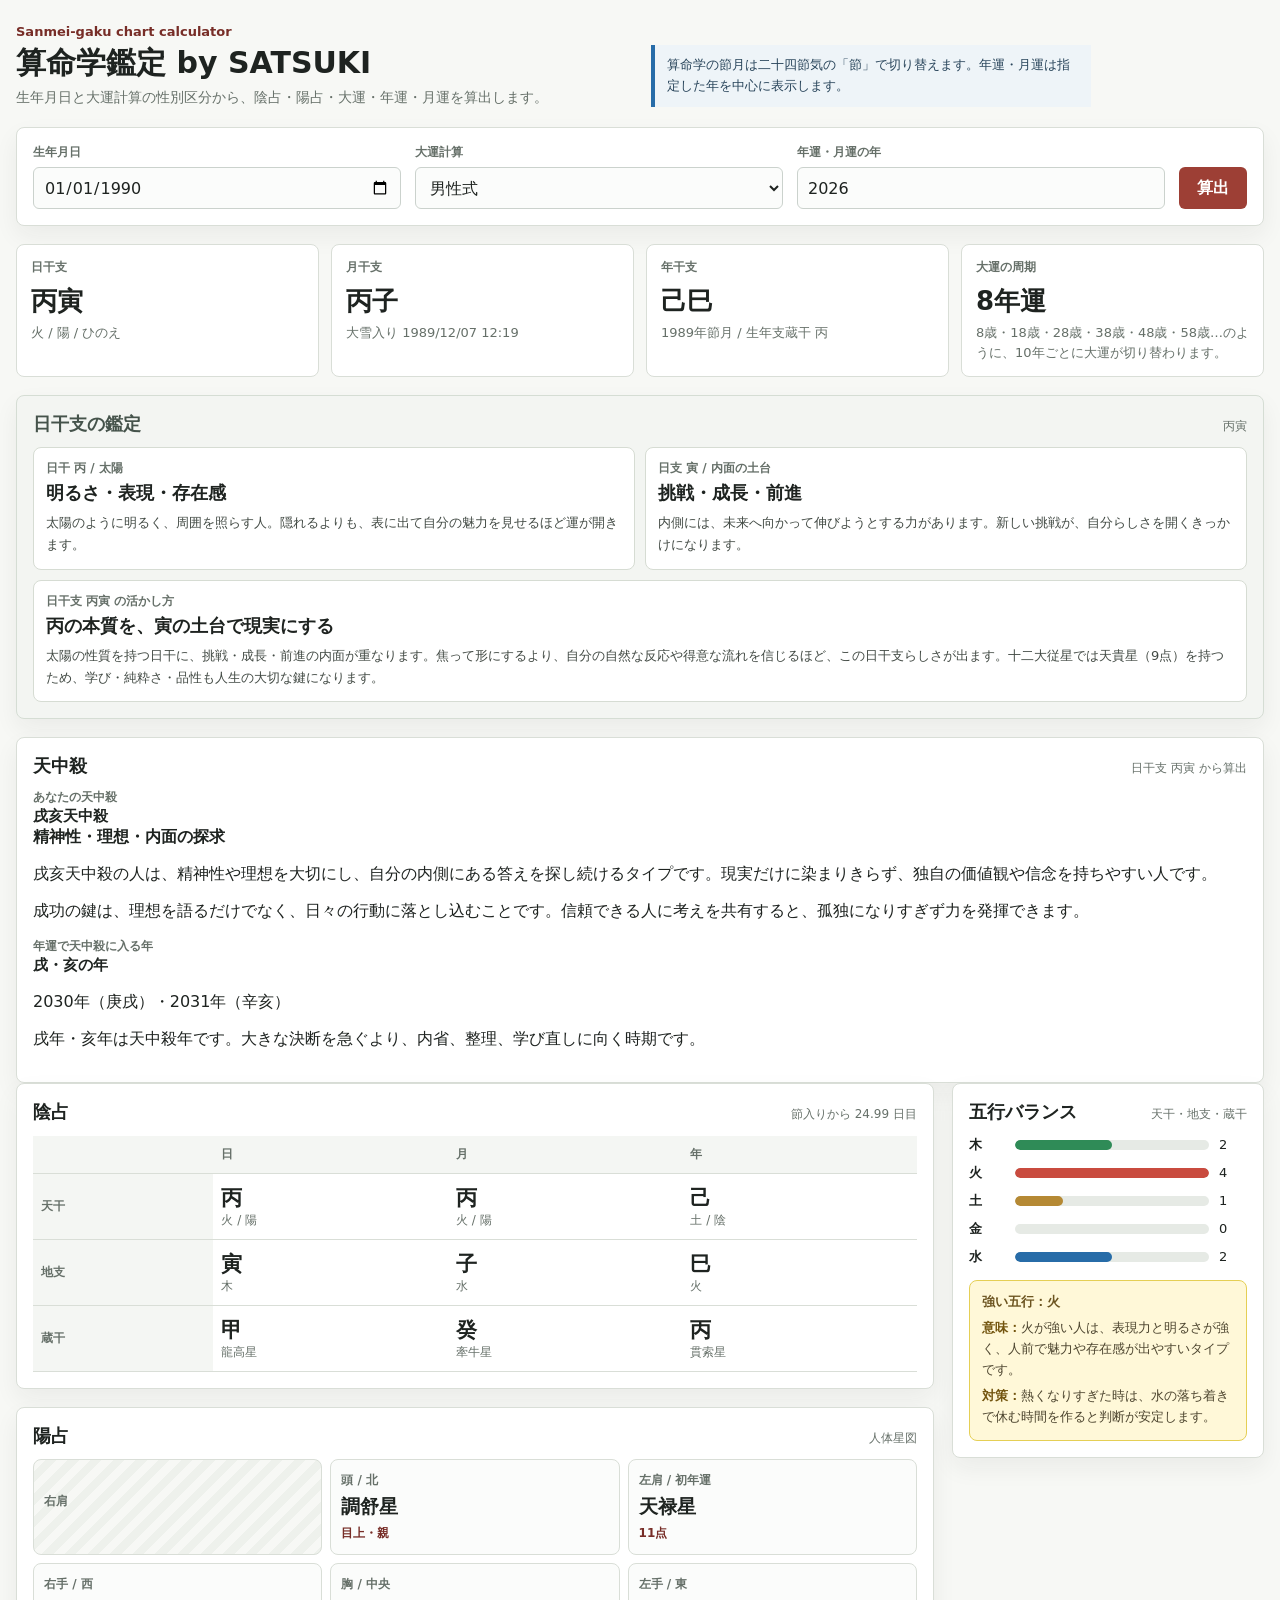
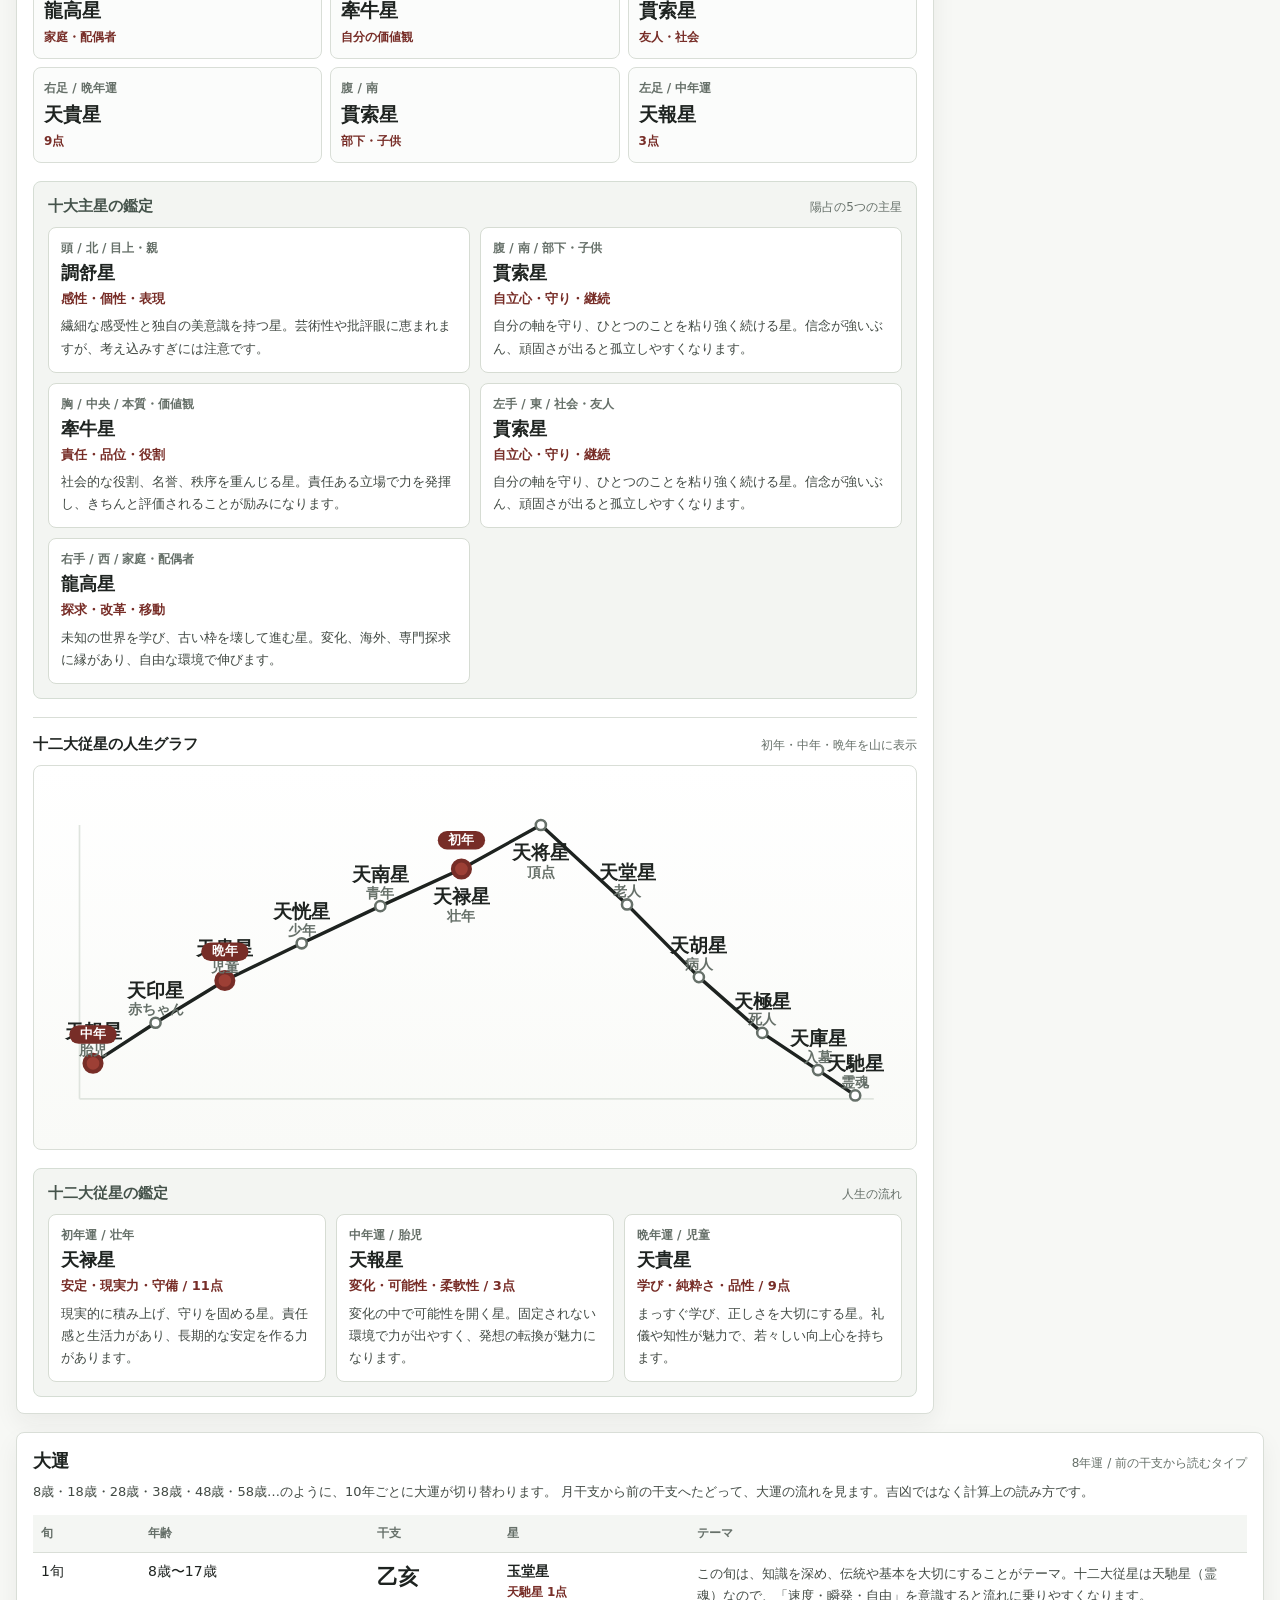
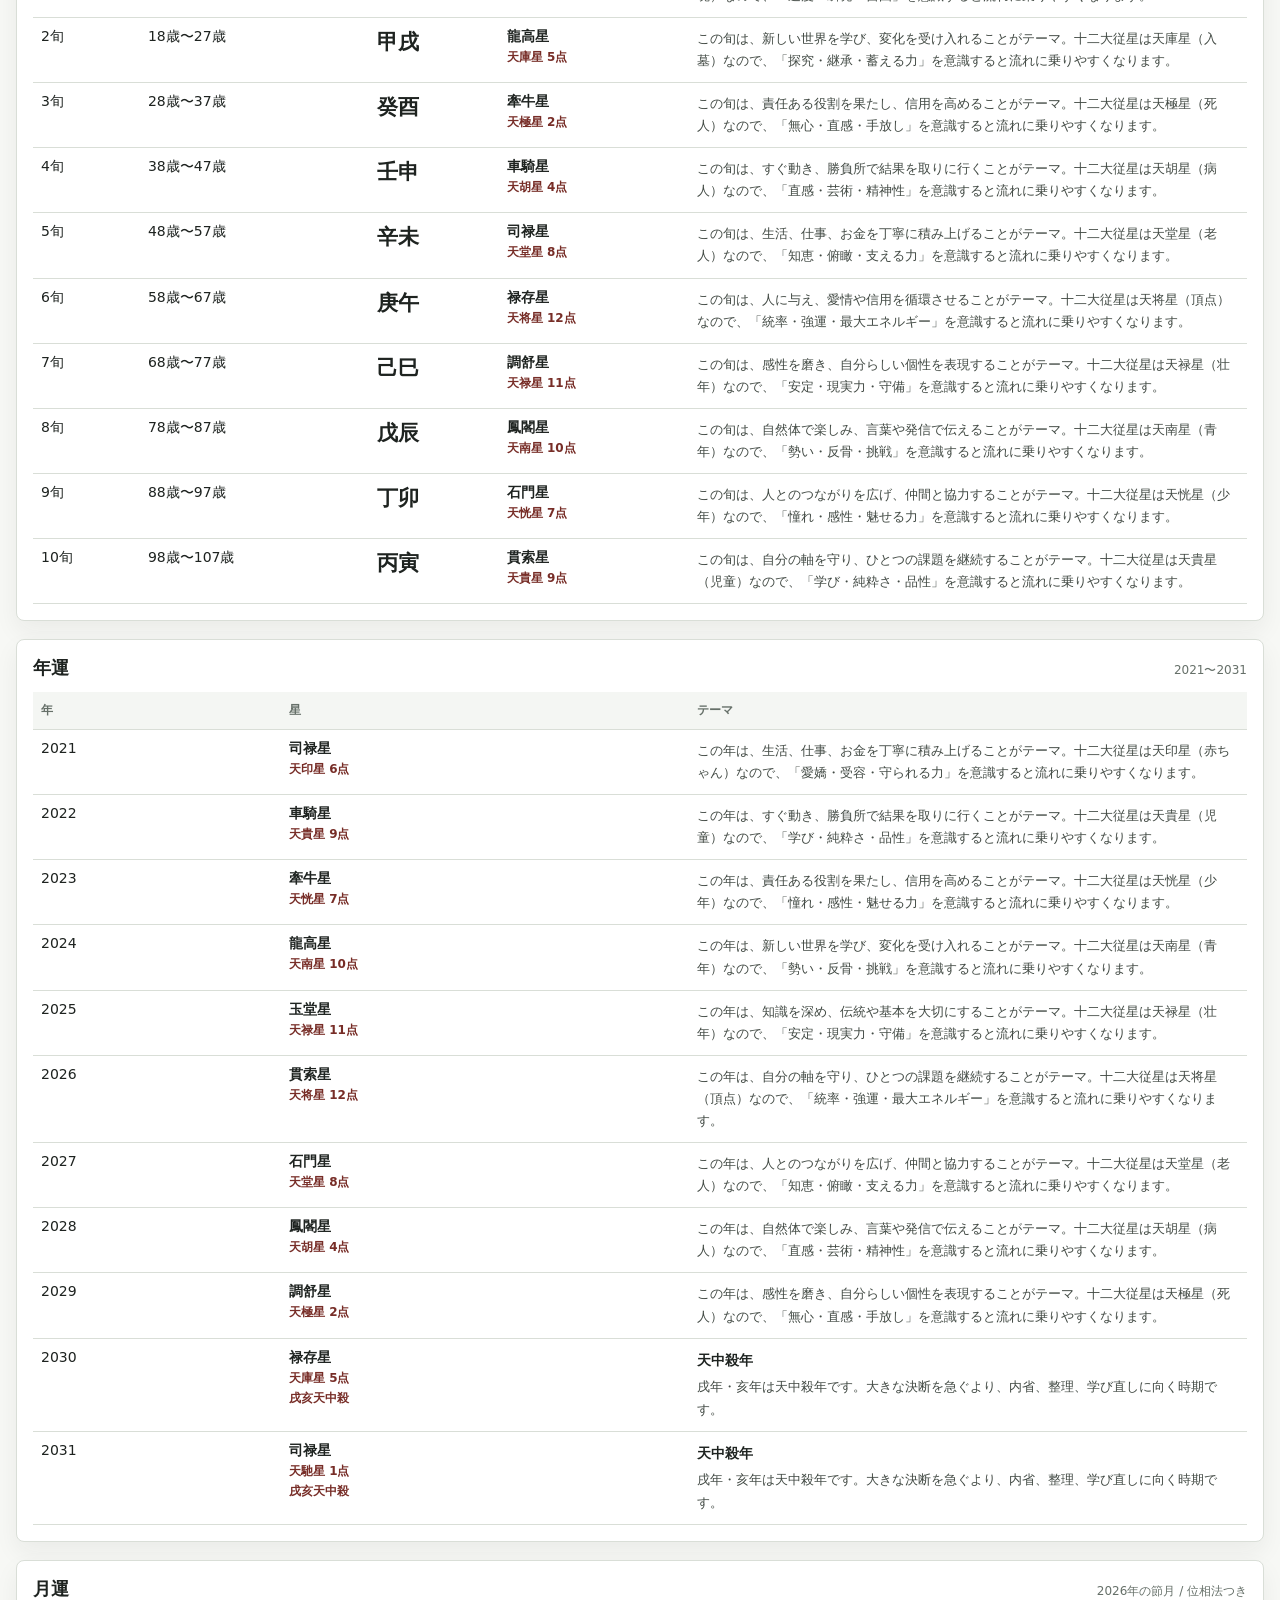
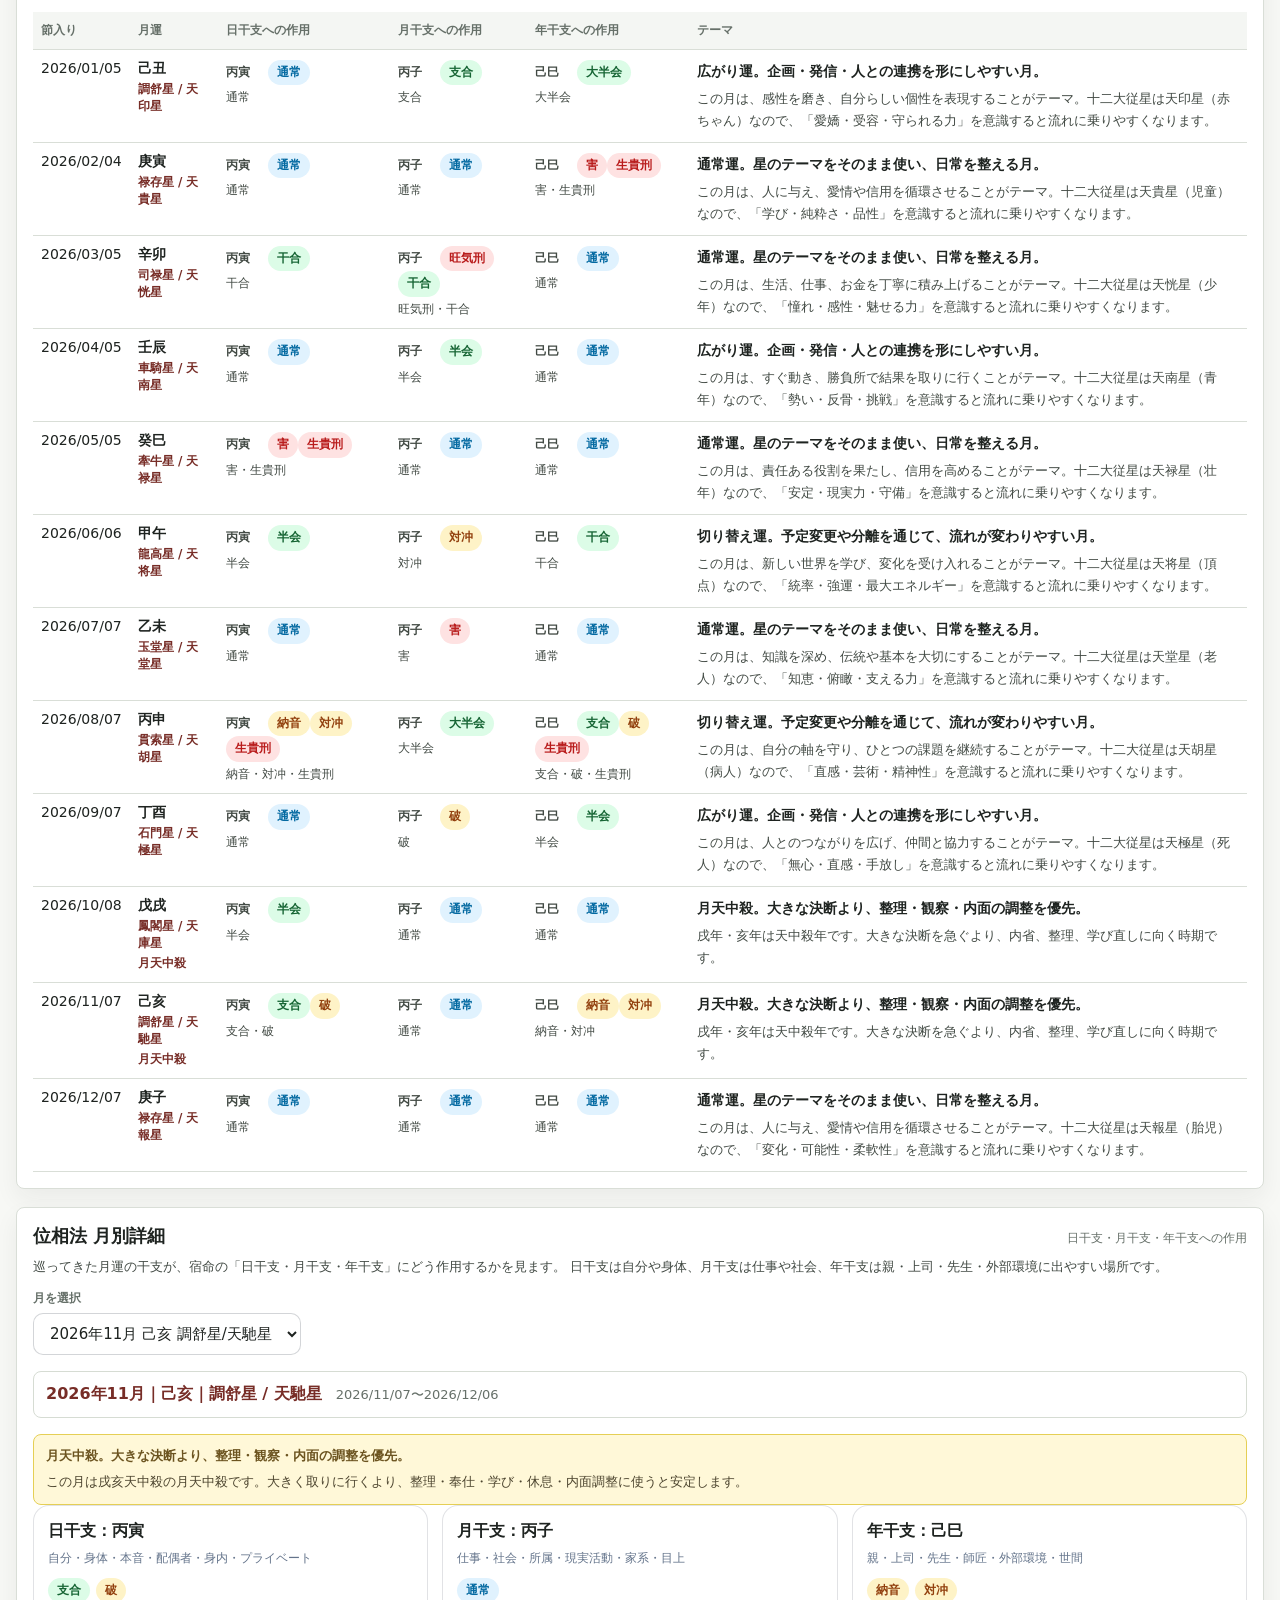
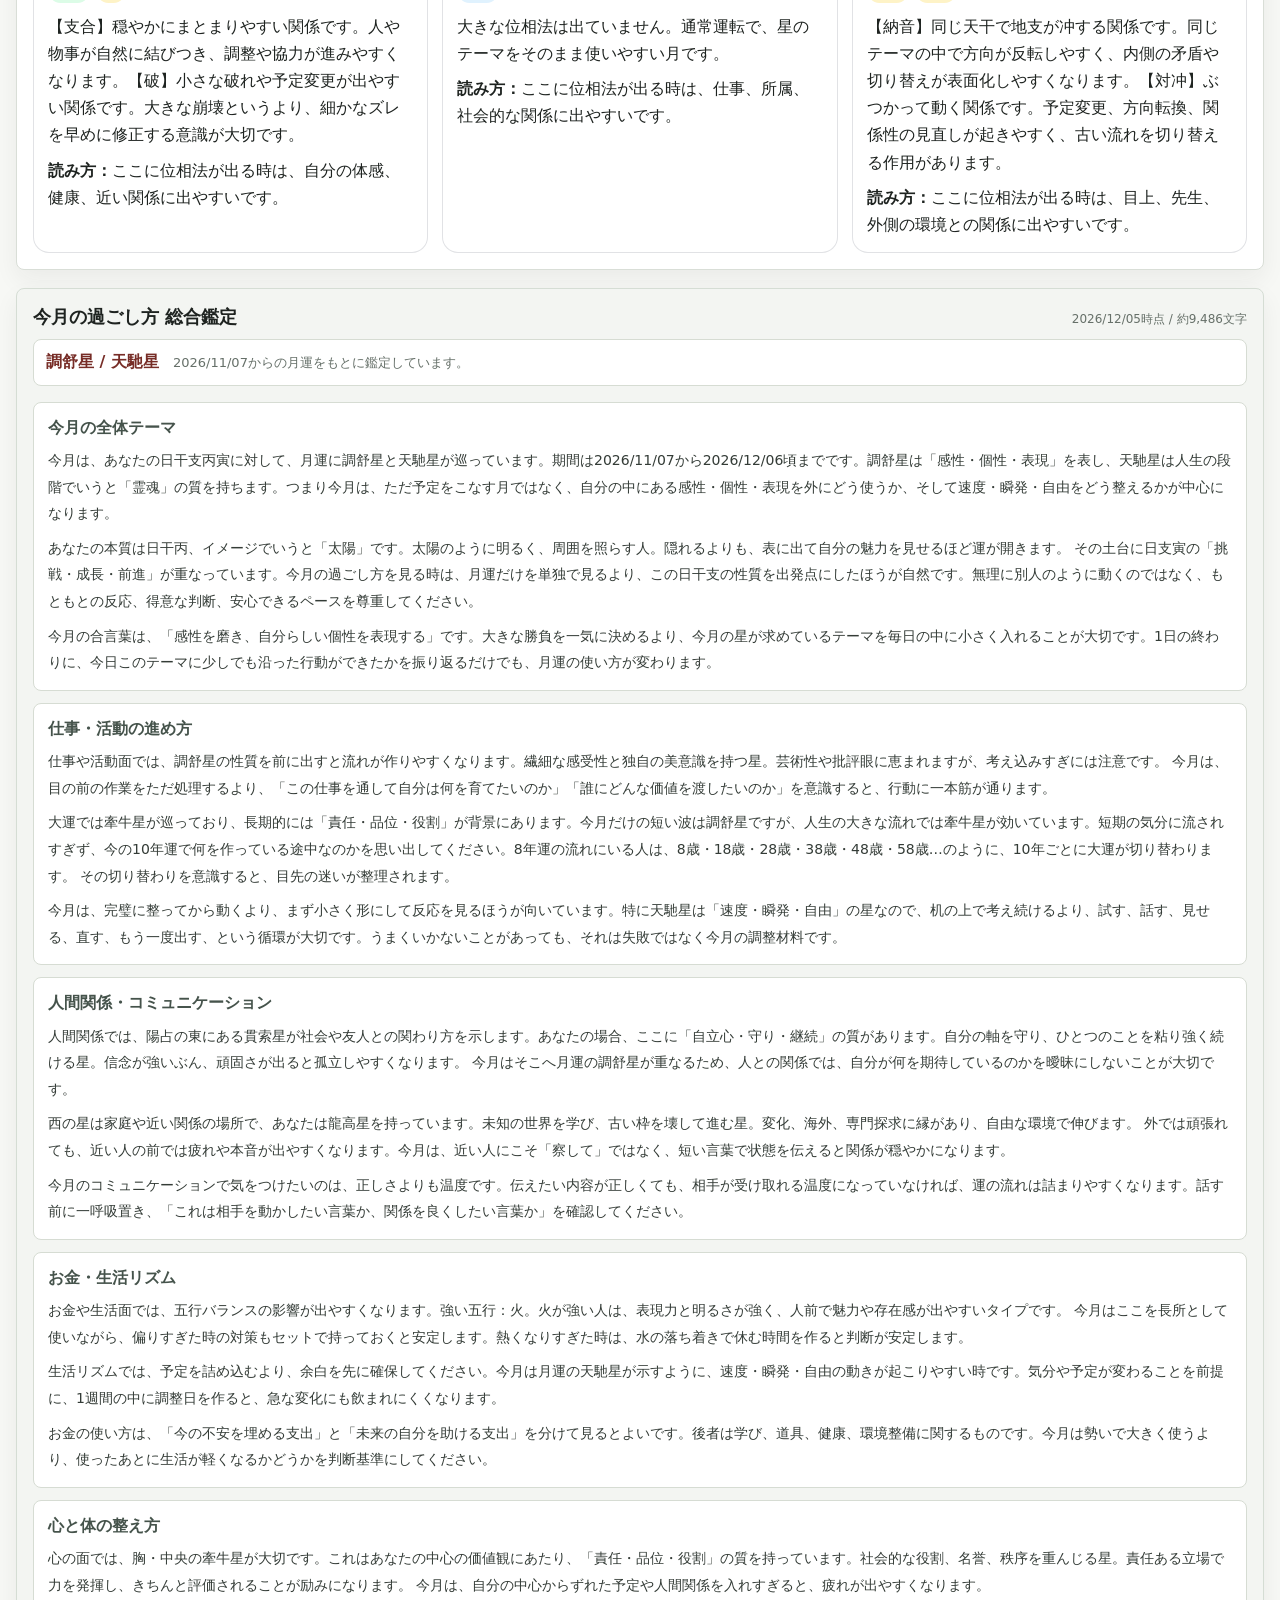
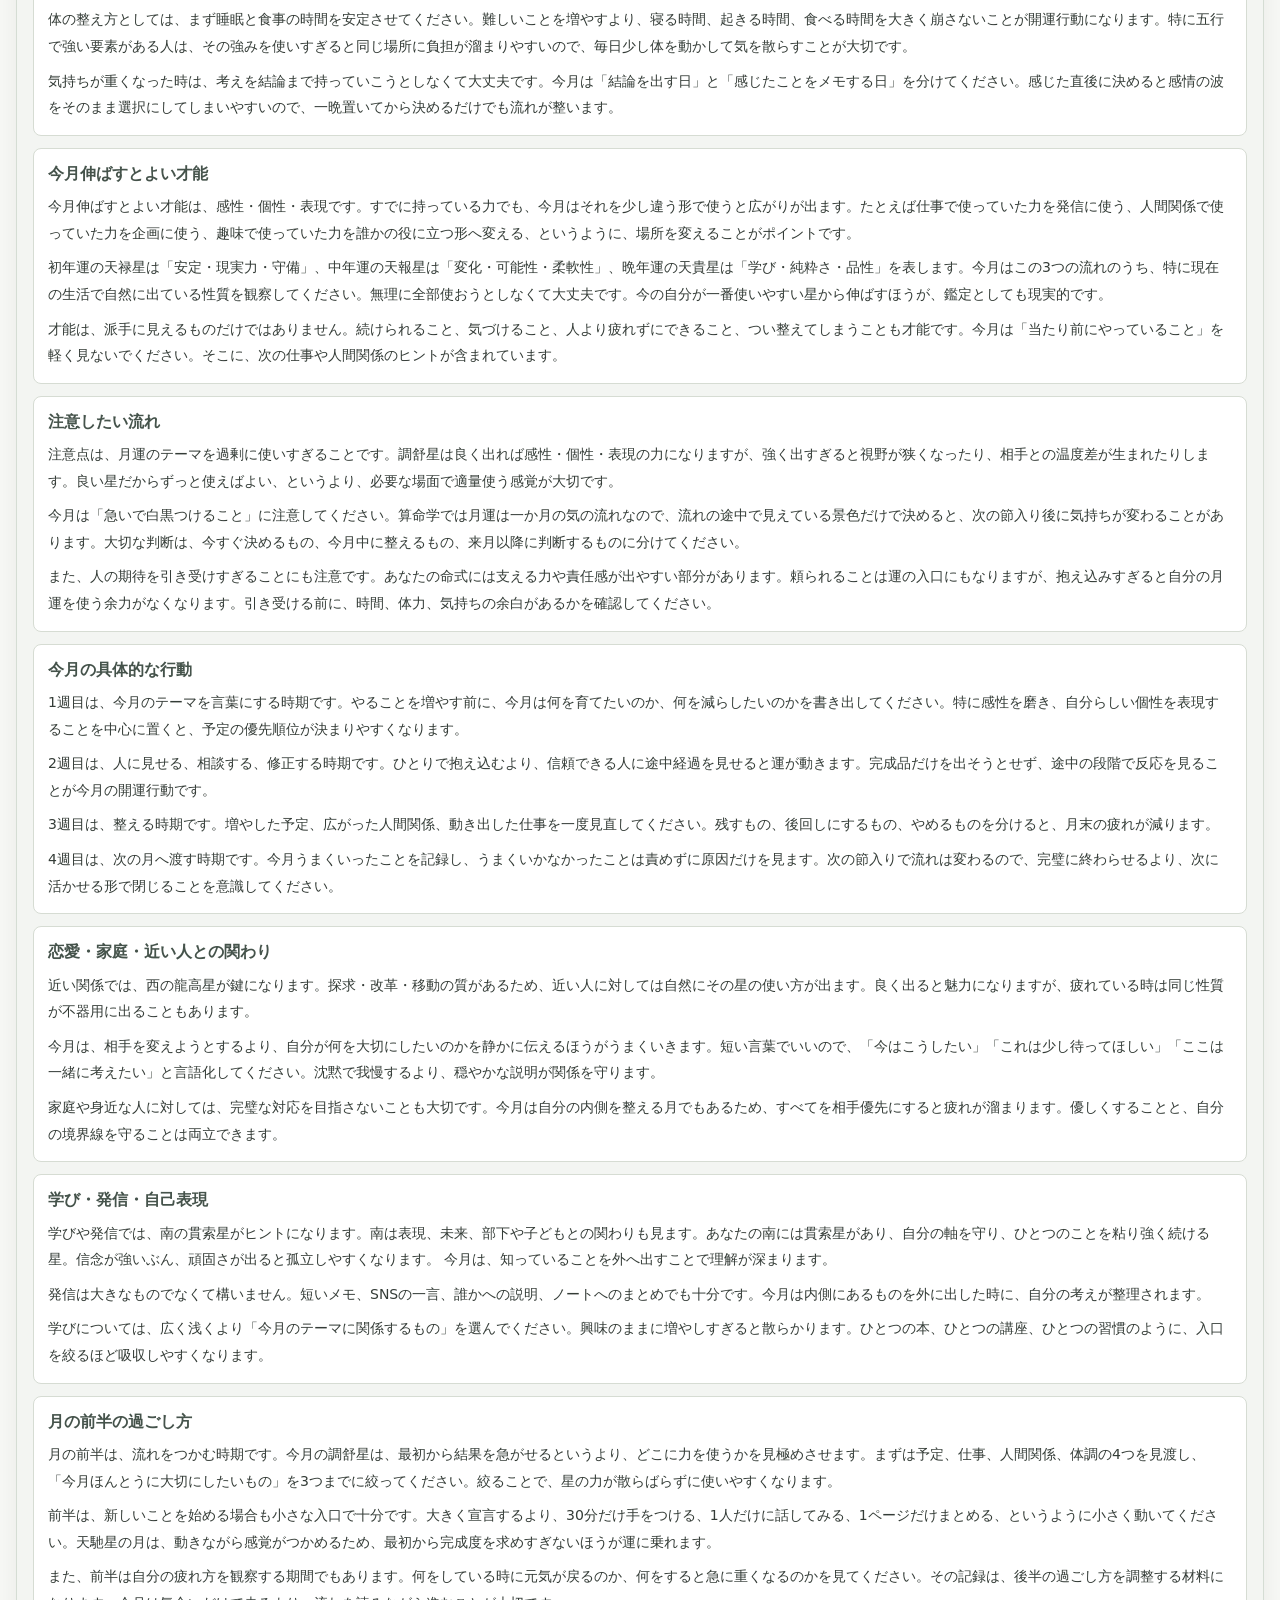
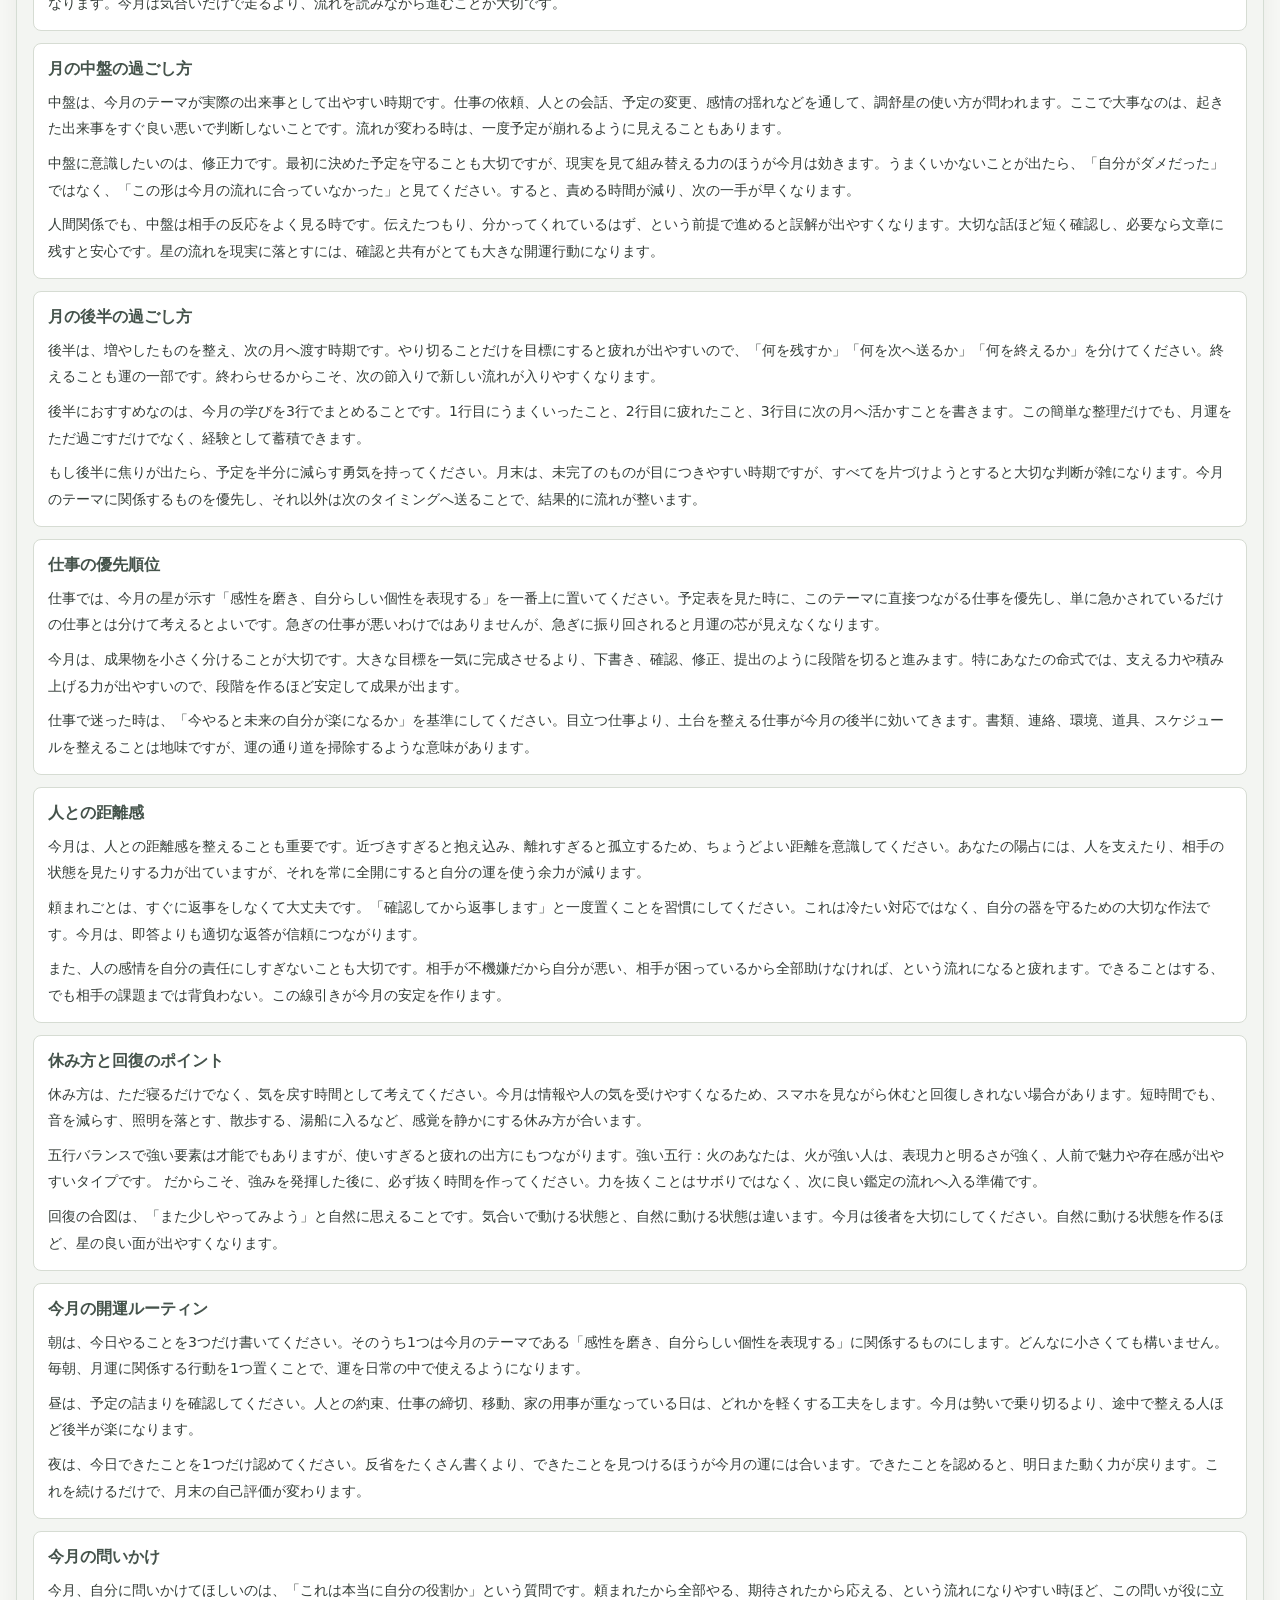
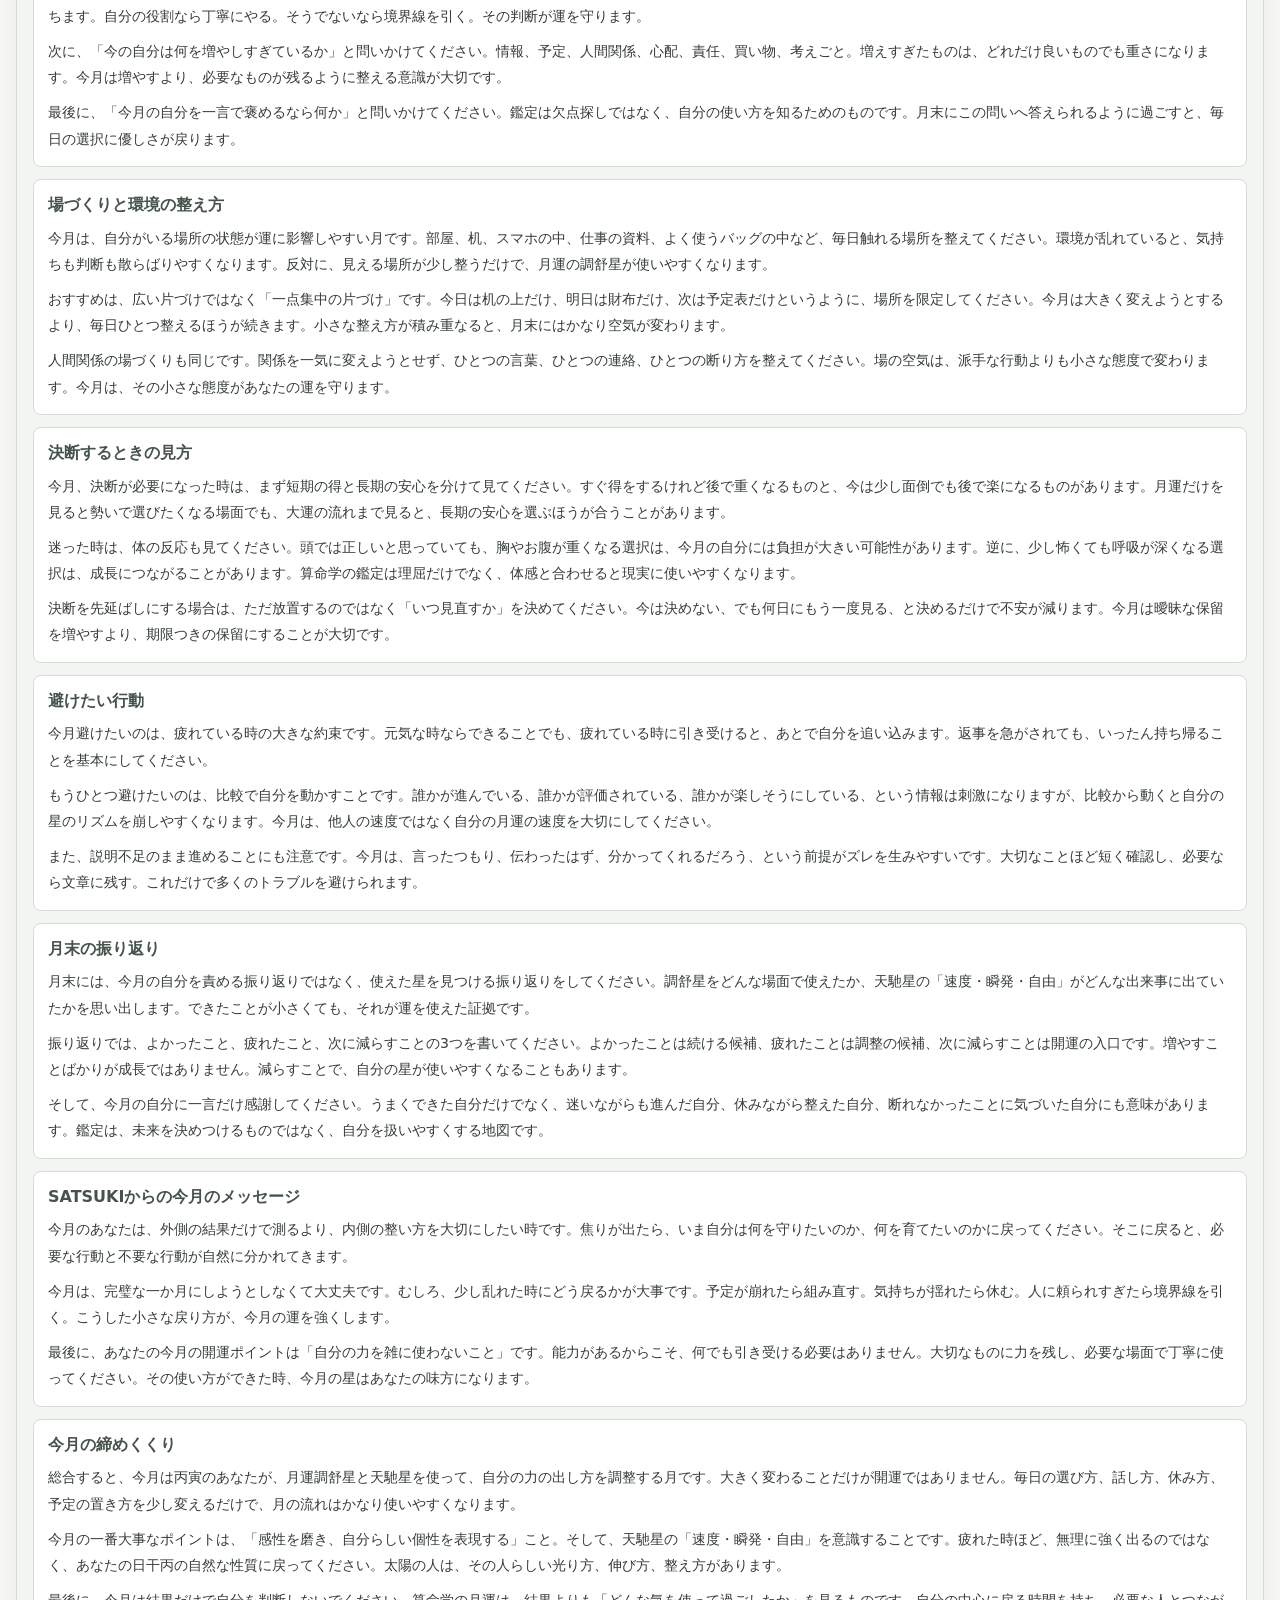
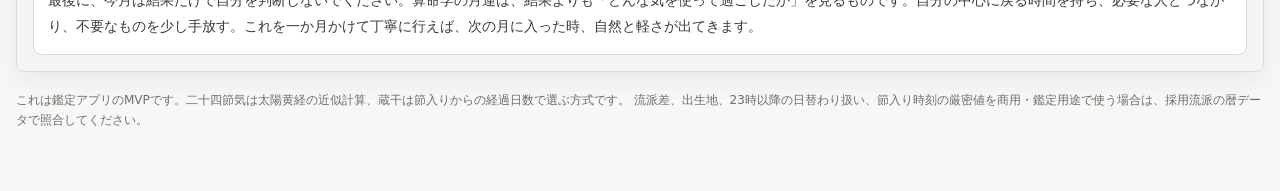
<file: index.html>
<!doctype html>
<html lang="ja">
<head>
  <meta charset="utf-8">
  <meta name="viewport" content="width=device-width, initial-scale=1">
  <title>算命学鑑定 by SATSUKI</title>
  <link rel="stylesheet" href="./styles.css">
  <style>
  .phase-panel .phase-control {
    display: flex;
    gap: 12px;
    align-items: center;
    flex-wrap: wrap;
    margin: 12px 0 18px;
  }

  .phase-panel select {
    min-width: 220px;
    padding: 10px 12px;
    border: 1px solid rgba(15, 23, 42, .18);
    border-radius: 10px;
    background: #fff;
    font-size: 15px;
  }

  .phase-detail-grid {
    display: grid;
    grid-template-columns: repeat(3, minmax(0, 1fr));
    gap: 14px;
  }

  .phase-card {
    border: 1px solid rgba(15, 23, 42, .12);
    border-radius: 16px;
    padding: 14px;
    background: rgba(255, 255, 255, .72);
  }

  .phase-card h3 {
    margin: 0 0 6px;
    font-size: 16px;
  }

  .phase-card .phase-area {
    font-size: 12px;
    color: #64748b;
    margin-bottom: 10px;
    line-height: 1.6;
  }

  .phase-badges {
    display: flex;
    flex-wrap: wrap;
    gap: 6px;
    margin: 8px 0 10px;
  }

  .phase-badge {
    display: inline-flex;
    align-items: center;
    border-radius: 999px;
    padding: 4px 9px;
    font-size: 12px;
    font-weight: 700;
    background: #e0f2fe;
    color: #0369a1;
  }

  .phase-badge.warn {
    background: #fee2e2;
    color: #b91c1c;
  }

  .phase-badge.move {
    background: #fef3c7;
    color: #92400e;
  }

  .phase-badge.good {
    background: #dcfce7;
    color: #166534;
  }

  .phase-card p {
    margin: 8px 0 0;
    line-height: 1.7;
  }

  .phase-table .phase-mini {
    display: grid;
    gap: 4px;
    font-size: 12px;
    line-height: 1.45;
  }

  .phase-table .phase-mini strong {
    display: inline-block;
    min-width: 42px;
  }

  @media (max-width: 860px) {
    .phase-detail-grid {
      grid-template-columns: 1fr;
    }
  }
</style>
</head>
<body>
  <main class="app-shell">
    <header class="topbar">
      <div>
        <p class="eyebrow">Sanmei-gaku chart calculator</p>
        <h1>算命学鑑定 by SATSUKI</h1>
        <p class="subcopy">生年月日と大運計算の性別区分から、陰占・陽占・大運・年運・月運を算出します。</p>
      </div>
      <div class="formula-note">
        算命学の節月は二十四節気の「節」で切り替えます。年運・月運は指定した年を中心に表示します。
      </div>
    </header>

    <form class="input-panel" id="chartForm">
      <label class="field">
        <span>生年月日</span>
        <input id="birthDate" type="date" required>
      </label>
      <label class="field">
        <span>大運計算</span>
        <select id="gender">
          <option value="male">男性式</option>
          <option value="female">女性式</option>
        </select>
      </label>
      <label class="field">
        <span>年運・月運の年</span>
        <input id="targetYear" type="number" min="1900" max="2100" step="1">
      </label>
      <button type="submit">算出</button>
    </form>

    <p class="error" id="errorBox"></p>

    <section class="summary-grid" id="summary"></section>
    <section class="panel day-reading-panel" id="dayReadingPanel"></section>
    <section class="panel tenchusatsu-panel" id="tenchusatsuPanel"></section>

    <div class="workspace">
      <div class="stack">
        <section class="panel" id="yinPanel"></section>
        <section class="panel" id="yangPanel"></section>
      </div>

      <div class="stack">
        <section class="panel" id="balancePanel"></section>
      </div>
    </div>

    <div class="luck-sections">
      <section class="panel" id="bigLuckPanel"></section>
      <section class="panel" id="yearLuckPanel"></section>
      <section class="panel" id="monthLuckPanel"></section>
      <section class="panel phase-panel" id="phasePanel"></section>
      <section class="panel monthly-guide-panel" id="monthlyGuidePanel"></section>
    </div>

    <p class="disclaimer">
      これは鑑定アプリのMVPです。二十四節気は太陽黄経の近似計算、蔵干は節入りからの経過日数で選ぶ方式です。
      流派差、出生地、23時以降の日替わり扱い、節入り時刻の厳密値を商用・鑑定用途で使う場合は、採用流派の暦データで照合してください。
    </p>
  </main>

  <script src="./sanmeigaku.js"></script>
  <script>
    const $ = (selector) => document.querySelector(selector);
    const api = window.SanmeiGaku;

    function setDefaults() {
      const now = api.toJstParts(new Date());
      $("#birthDate").value = "1990-01-01";
      $("#targetYear").value = String(now.year);
    }

    function starText(lifeStar) {
      return `${lifeStar.name} ${lifeStar.energy}点`;
    }

    const TEN_STAR_READING = {
      貫索星: {
        words: "自立心・守り・継続",
        text: "自分の軸を守り、ひとつのことを粘り強く続ける星。信念が強いぶん、頑固さが出ると孤立しやすくなります。"
      },
      石門星: {
        words: "仲間・協調・社交",
        text: "人と組み、場をまとめ、横のつながりを広げる星。協調性が魅力ですが、周囲に合わせすぎると本音が薄くなります。"
      },
      鳳閣星: {
        words: "自然体・伝達・楽しみ",
        text: "無理なく表現し、明るく伝える星。食、言葉、遊び心に縁があり、自然体でいるほど魅力が伝わります。"
      },
      調舒星: {
        words: "感性・個性・表現",
        text: "繊細な感受性と独自の美意識を持つ星。芸術性や批評眼に恵まれますが、考え込みすぎには注意です。"
      },
      禄存星: {
        words: "愛情・奉仕・引力",
        text: "人を惹きつけ、面倒を見て、豊かさを循環させる星。与える力が大きいぶん、抱え込みすぎないことが大切です。"
      },
      司禄星: {
        words: "蓄積・家庭・堅実",
        text: "日々の積み重ねで信用と財を作る星。家庭性、準備力、管理力に優れ、安定した土台作りに向きます。"
      },
      車騎星: {
        words: "行動・勝負・実行",
        text: "すぐ動き、戦い、結果を取りに行く星。決断力と突破力がありますが、急ぎすぎると衝突が増えます。"
      },
      牽牛星: {
        words: "責任・品位・役割",
        text: "社会的な役割、名誉、秩序を重んじる星。責任ある立場で力を発揮し、きちんと評価されることが励みになります。"
      },
      龍高星: {
        words: "探求・改革・移動",
        text: "未知の世界を学び、古い枠を壊して進む星。変化、海外、専門探求に縁があり、自由な環境で伸びます。"
      },
      玉堂星: {
        words: "知性・伝統・学問",
        text: "知識を吸収し、守り、教える星。伝統や資格、学問に強く、落ち着いて考えるほど判断が冴えます。"
      }
    };

    const LIFE_STAGE_READING = {
      天報星: {
        stage: "胎児",
        words: "変化・可能性・柔軟性",
        text: "変化の中で可能性を開く星。固定されない環境で力が出やすく、発想の転換が魅力になります。"
      },
      天印星: {
        stage: "赤ちゃん",
        words: "愛嬌・受容・守られる力",
        text: "人から助けられ、可愛がられる星。素直さと受け取る力があり、周囲の愛情を引き出します。"
      },
      天貴星: {
        stage: "児童",
        words: "学び・純粋さ・品性",
        text: "まっすぐ学び、正しさを大切にする星。礼儀や知性が魅力で、若々しい向上心を持ちます。"
      },
      天恍星: {
        stage: "少年",
        words: "憧れ・感性・魅せる力",
        text: "感性が華やかで、人を惹きつける星。外の世界への憧れが強く、表現や美意識に向きます。"
      },
      天南星: {
        stage: "青年",
        words: "勢い・反骨・挑戦",
        text: "前に出て挑む若いエネルギーの星。言葉も行動も強くなりやすく、勝負所で存在感を出します。"
      },
      天禄星: {
        stage: "壮年",
        words: "安定・現実力・守備",
        text: "現実的に積み上げ、守りを固める星。責任感と生活力があり、長期的な安定を作る力があります。"
      },
      天将星: {
        stage: "頂点",
        words: "統率・強運・最大エネルギー",
        text: "十二大従星の中で最も強いエネルギーの星。大きな役割を背負うほど力が出て、リーダー性が開きます。"
      },
      天堂星: {
        stage: "老人",
        words: "知恵・俯瞰・支える力",
        text: "経験を活かして静かに支える星。相談役、調整役、後見のような立場で味わい深い力を発揮します。"
      },
      天胡星: {
        stage: "病人",
        words: "直感・芸術・精神性",
        text: "鋭い感性と精神性を持つ星。目に見えないものを感じ取る力があり、創作や癒しの分野に向きます。"
      },
      天極星: {
        stage: "死人",
        words: "無心・直感・手放し",
        text: "執着を手放し、無心で受け取る星。現実の欲より感覚が先に立ち、独特のひらめきがあります。"
      },
      天庫星: {
        stage: "入墓",
        words: "探究・継承・蓄える力",
        text: "深く掘り下げ、守り、残す星。先祖、伝統、専門性に縁があり、ひとつのテーマを長く追えます。"
      },
      天馳星: {
        stage: "霊魂",
        words: "速度・瞬発・自由",
        text: "軽やかに動き、瞬間で力を出す星。スピード感と直感が強く、止まらず動くことで運が開きます。"
      }
    };

    const LIFE_GRAPH_POINTS = [
      { name: "天報星", x: 58, y: 340 },
      { name: "天印星", x: 132, y: 292 },
      { name: "天貴星", x: 214, y: 242 },
      { name: "天恍星", x: 305, y: 198 },
      { name: "天南星", x: 398, y: 154 },
      { name: "天禄星", x: 494, y: 110 },
      { name: "天将星", x: 588, y: 58 },
      { name: "天堂星", x: 690, y: 152 },
      { name: "天胡星", x: 775, y: 238 },
      { name: "天極星", x: 850, y: 304 },
      { name: "天庫星", x: 916, y: 348 },
      { name: "天馳星", x: 960, y: 378 }
    ];

    const DAY_STEM_READING = {
      甲: {
        image: "大樹",
        words: "まっすぐ・成長・信念",
        text: "大きな木のように、時間をかけてまっすぐ伸びる人。筋を通す力があり、目標が定まるほど強くなります。"
      },
      乙: {
        image: "草花",
        words: "柔軟・調和・美意識",
        text: "草花のようにしなやかで、人や環境に合わせながら伸びる人。柔らかさの中に、折れない芯があります。"
      },
      丙: {
        image: "太陽",
        words: "明るさ・表現・存在感",
        text: "太陽のように明るく、周囲を照らす人。隠れるよりも、表に出て自分の魅力を見せるほど運が開きます。"
      },
      丁: {
        image: "灯火",
        words: "感性・集中・繊細さ",
        text: "灯火のように、ひとつの対象を深く照らす人。繊細な感性と集中力があり、磨くほど専門性になります。"
      },
      戊: {
        image: "山",
        words: "安定・包容力・信頼",
        text: "山のようにどっしり構える人。人を受け止める器があり、信頼を積み上げることで存在感が増します。"
      },
      己: {
        image: "田畑",
        words: "育成・現実感覚・面倒見",
        text: "田畑のように、人や物事を育てる人。日常を整え、目の前のことを丁寧に耕すほど成果につながります。"
      },
      庚: {
        image: "鉄・刀",
        words: "決断・行動・突破力",
        text: "鍛えられるほど強くなる鉄の人。決断力と行動力があり、厳しい環境でこそ本来の強さが出ます。"
      },
      辛: {
        image: "宝石",
        words: "美意識・品位・完成度",
        text: "宝石のように、磨かれるほど輝く人。品の良さ、こだわり、完成度への意識が大きな魅力です。"
      },
      壬: {
        image: "海",
        words: "自由・知恵・スケール",
        text: "海のように大きく流れる人。自由な発想と広い視野を持ち、変化の中で道を見つけていきます。"
      },
      癸: {
        image: "雨・雫",
        words: "知性・観察・浸透力",
        text: "雨のように静かに浸透する人。観察力と知性があり、急がず積み重ねることで大きな力になります。"
      }
    };

    const DAY_BRANCH_READING = {
      子: { words: "始まり・知恵・直感", text: "内側には、物事の始まりを感じ取る鋭さがあります。情報、学び、ひらめきを大切にすると流れが生まれます。" },
      丑: { words: "蓄積・粘り・準備", text: "内側には、じっくり蓄えて形にする力があります。焦らず続けるほど、後から大きな成果になります。" },
      寅: { words: "挑戦・成長・前進", text: "内側には、未来へ向かって伸びようとする力があります。新しい挑戦が、自分らしさを開くきっかけになります。" },
      卯: { words: "調和・交流・広がり", text: "内側には、人と自然につながる柔らかさがあります。言葉、紹介、交流からチャンスが広がります。" },
      辰: { words: "理想・変化・スケール", text: "内側には、大きな理想と変化を起こす力があります。現実を整えながら夢を形にすると強くなります。" },
      巳: { words: "探究・情熱・集中", text: "内側には、深く知りたい、極めたいという熱があります。専門性を持つほど魅力と説得力が増します。" },
      午: { words: "表現・勢い・華やかさ", text: "内側には、明るく打ち出す力があります。思いを表現し、人前で動くことで運が動きます。" },
      未: { words: "育成・情・まとめる力", text: "内側には、人や場を育てる温かさがあります。時間をかけて関係や環境を整えることが得意です。" },
      申: { words: "工夫・実務・スピード", text: "内側には、状況を読み、器用に動く力があります。工夫と改善を重ねることで結果につながります。" },
      酉: { words: "美意識・完成・選別", text: "内側には、磨き上げて完成させる感覚があります。不要なものを削ぎ落とすほど魅力が際立ちます。" },
      戌: { words: "信念・守り・責任", text: "内側には、大切なものを守り抜く強さがあります。責任を引き受ける場面で信頼が高まります。" },
      亥: { words: "直感・深さ・精神性", text: "内側には、見えない流れを感じ取る深さがあります。感覚を信じ、深く学ぶことで道が開きます。" }
    };

    const TEN_STAR_THEME = {
      貫索星: "自分の軸を守り、ひとつの課題を継続する",
      石門星: "人とのつながりを広げ、仲間と協力する",
      鳳閣星: "自然体で楽しみ、言葉や発信で伝える",
      調舒星: "感性を磨き、自分らしい個性を表現する",
      禄存星: "人に与え、愛情や信用を循環させる",
      司禄星: "生活、仕事、お金を丁寧に積み上げる",
      車騎星: "すぐ動き、勝負所で結果を取りに行く",
      牽牛星: "責任ある役割を果たし、信用を高める",
      龍高星: "新しい世界を学び、変化を受け入れる",
      玉堂星: "知識を深め、伝統や基本を大切にする"
    };

    const ELEMENT_BALANCE_READING = {
      木: {
        meaning: "木が強い人は、成長意欲と前へ伸びる力が強く、理想や目標に向かって進めます。",
        action: "対策：急ぎすぎず、金の整理力を使って優先順位を絞ると成果がまとまります。"
      },
      火: {
        meaning: "火が強い人は、表現力と明るさが強く、人前で魅力や存在感が出やすいタイプです。",
        action: "対策：熱くなりすぎた時は、水の落ち着きで休む時間を作ると判断が安定します。"
      },
      土: {
        meaning: "土が強い人は、安定感・責任感・面倒見が強く、人や場を支える力があります。",
        action: "対策：抱え込みやすいので、予定を小分けにし、相談や軽い運動で気を流してください。"
      },
      金: {
        meaning: "金が強い人は、決断力と美意識が強く、物事を整えたり磨き上げたりする力があります。",
        action: "対策：厳しくなりすぎた時は、火の温かさを意識して言葉を柔らかくすると伝わります。"
      },
      水: {
        meaning: "水が強い人は、知性と柔軟性が強く、情報を集めて流れを読む力があります。",
        action: "対策：考えすぎる時は、土の現実感覚で期限と行動を決めると前に進めます。"
      }
    };

    const TENCHUSATSU_TYPES = [
      {
        name: "戌亥天中殺",
        branches: ["戌", "亥"],
        keyword: "精神性・理想・内面の探求",
        text: "戌亥天中殺の人は、精神性や理想を大切にし、自分の内側にある答えを探し続けるタイプです。現実だけに染まりきらず、独自の価値観や信念を持ちやすい人です。",
        advice: "成功の鍵は、理想を語るだけでなく、日々の行動に落とし込むことです。信頼できる人に考えを共有すると、孤独になりすぎず力を発揮できます。",
        yearAdvice: "戌年・亥年は天中殺年です。大きな決断を急ぐより、内省、整理、学び直しに向く時期です。"
      },
      {
        name: "申酉天中殺",
        branches: ["申", "酉"],
        keyword: "実務力・整理力・結果への集中",
        text: "申酉天中殺の人は、現実を動かす実務力と、物事を整えて結果に結びつける力を持つタイプです。頭の回転が早く、改善点を見つけるのも得意です。",
        advice: "成功の鍵は、正しさや効率だけに偏らず、人の気持ちも一緒に扱うことです。厳しさに温かさを足すと運が安定します。",
        yearAdvice: "申年・酉年は天中殺年です。成果を急ぎすぎず、整理、見直し、仕組み作りを優先すると流れが整います。"
      },
      {
        name: "午未天中殺",
        branches: ["午", "未"],
        keyword: "表現力・情熱・人を育てる力",
        text: "午未天中殺の人は、明るい表現力と、人や場を育てる温かさを持つタイプです。人前で力が出やすく、周囲を照らすような存在感があります。",
        advice: "成功の鍵は、感情の勢いだけで動かず、継続できる形に整えることです。休む時間を先に確保すると魅力が長持ちします。",
        yearAdvice: "午年・未年は天中殺年です。目立つ勝負より、関係性や生活基盤を整えることに向く時期です。"
      },
      {
        name: "辰巳天中殺",
        branches: ["辰", "巳"],
        keyword: "現実的な行動力・高い理想・リーダーシップ",
        text: "辰巳天中殺の人は、現実的な行動力と高い理想を併せ持つタイプです。一度決めたことは最後までやり抜く粘り強さがあり、リーダーシップにも優れています。",
        advice: "ただし、完璧を求めすぎるあまり、周囲の意見を受け入れにくくなる傾向も。成功の鍵は、柔軟さと人との協調を意識することです。",
        yearAdvice: "辰年・巳年は天中殺年です。大きく押し切るより、柔軟さ、協調、見直しを意識すると流れを活かせます。"
      },
      {
        name: "寅卯天中殺",
        branches: ["寅", "卯"],
        keyword: "成長力・人脈・未来を広げる力",
        text: "寅卯天中殺の人は、前へ伸びる力と、人との縁を広げる力を持つタイプです。新しい場所や人間関係の中で、自分の可能性を開きやすい人です。",
        advice: "成功の鍵は、勢いだけで広げすぎず、根を張る場所を決めることです。信頼できる関係を丁寧に育てると運が安定します。",
        yearAdvice: "寅年・卯年は天中殺年です。拡大よりも関係の見直し、学び直し、足場作りを優先するとよい時期です。"
      },
      {
        name: "子丑天中殺",
        branches: ["子", "丑"],
        keyword: "始まり・蓄積・土台作り",
        text: "子丑天中殺の人は、物事の始まりを感じ取る直感と、じっくり積み上げる粘り強さを持つタイプです。時間をかけて土台を作るほど強くなります。",
        advice: "成功の鍵は、焦って結果を出そうとせず、準備と継続を大切にすることです。小さな習慣を整えると運が育ちます。",
        yearAdvice: "子年・丑年は天中殺年です。新しい大勝負より、準備、整理、土台の作り直しに向く時期です。"
      }
    ];
    const STEM_ELEMENT_MAP = {
  甲: "木", 乙: "木",
  丙: "火", 丁: "火",
  戊: "土", 己: "土",
  庚: "金", 辛: "金",
  壬: "水", 癸: "水"
};

const CONTROL_ELEMENT = {
  木: "土",
  土: "水",
  水: "火",
  火: "金",
  金: "木"
};

const STEM_COMBINE_PAIRS = [
  ["甲", "己"],
  ["乙", "庚"],
  ["丙", "辛"],
  ["丁", "壬"],
  ["戊", "癸"]
];

const BRANCH_RELATION_PAIRS = {
  支合: [
    ["子", "丑"],
    ["寅", "亥"],
    ["卯", "戌"],
    ["辰", "酉"],
    ["巳", "申"],
    ["午", "未"]
  ],
  対冲: [
    ["子", "午"],
    ["丑", "未"],
    ["寅", "申"],
    ["卯", "酉"],
    ["辰", "戌"],
    ["巳", "亥"]
  ],
  害: [
    ["子", "未"],
    ["丑", "午"],
    ["寅", "巳"],
    ["卯", "辰"],
    ["申", "亥"],
    ["酉", "戌"]
  ],
  破: [
    ["子", "酉"],
    ["丑", "辰"],
    ["寅", "亥"],
    ["卯", "午"],
    ["巳", "申"],
    ["未", "戌"]
  ],
  半会: [
    ["申", "子"], ["子", "辰"], ["申", "辰"],
    ["亥", "卯"], ["卯", "未"], ["亥", "未"],
    ["寅", "午"], ["午", "戌"], ["寅", "戌"],
    ["巳", "酉"], ["酉", "丑"], ["巳", "丑"]
  ]
};

const SANKEI_GROUPS = {
  庫気刑: ["丑", "未", "戌"],
  生貴刑: ["寅", "巳", "申"],
  旺気刑: ["子", "卯"]
};

const SELF_PUNISH_BRANCHES = ["辰", "午", "酉", "亥"];

const PHASE_READING = {
  支合: {
    tone: "good",
    short: "まとまる・結びつく",
    text: "穏やかにまとまりやすい関係です。人や物事が自然に結びつき、調整や協力が進みやすくなります。"
  },
  半会: {
    tone: "good",
    short: "広がる・融合する",
    text: "物事が広がりやすく、別々だった要素がまとまりやすい関係です。企画、発信、行動を形にしやすい流れです。"
  },
  大半会: {
    tone: "good",
    short: "強く広がる・現実化",
    text: "半会に天干の同質性が加わるため、広がりが強く出ます。現実化、拡大、形にする力が強まります。"
  },
  対冲: {
    tone: "move",
    short: "ぶつかる・切り替わる",
    text: "ぶつかって動く関係です。予定変更、方向転換、関係性の見直しが起きやすく、古い流れを切り替える作用があります。"
  },
  天剋地冲: {
    tone: "warn",
    short: "大きな衝突・転換",
    text: "天干も地支も強くぶつかる関係です。大きな変更、衝突、分離、方向転換が起きやすいため、勢いだけの決断は慎重に扱います。"
  },
  納音: {
    tone: "move",
    short: "同質のまま反転する",
    text: "同じ天干で地支が冲する関係です。同じテーマの中で方向が反転しやすく、内側の矛盾や切り替えが表面化しやすくなります。"
  },
  害: {
    tone: "warn",
    short: "違和感・内側のズレ",
    text: "表面上は進んでいても、内側に違和感やズレが出やすい関係です。無理に押し切らず、体調や気持ちのサインを見ます。"
  },
  破: {
    tone: "move",
    short: "小さな破れ・予定変更",
    text: "小さな破れや予定変更が出やすい関係です。大きな崩壊というより、細かなズレを早めに修正する意識が大切です。"
  },
  庫気刑: {
    tone: "warn",
    short: "蓄積した違和感・上下関係",
    text: "溜まっていたものが表に出やすい刑です。上司、先生、師匠、古い関係、過去からの課題がテーマになりやすいです。"
  },
  生貴刑: {
    tone: "warn",
    short: "勢いの摩擦・動きすぎ注意",
    text: "勢いが強くなり、動きながら摩擦が起きやすい刑です。焦り、衝動、急な判断には注意が必要です。"
  },
  旺気刑: {
    tone: "warn",
    short: "こだわり・感情の摩擦",
    text: "気持ちやこだわりが強く出やすい刑です。正しさを押し通すより、相手との温度差を見ることが大切です。"
  },
  自刑: {
    tone: "warn",
    short: "自分の中で葛藤する",
    text: "外側よりも、自分の中で考えすぎたり、同じテーマを反復しやすい関係です。結論を急がず整理に使うとよいです。"
  },
  干合: {
    tone: "good",
    short: "テーマが結びつく",
    text: "天干同士が結びつく関係です。人との縁、役割、テーマの結びつきが起きやすくなります。"
  }
};

const PILLAR_SCOPE = {
  day: {
    label: "日干支",
    area: "自分・身体・本音・配偶者・身内・プライベート",
    advice: "ここに位相法が出る時は、自分の体感、健康、近い関係に出やすいです。"
  },
  month: {
    label: "月干支",
    area: "仕事・社会・所属・現実活動・家系・目上",
    advice: "ここに位相法が出る時は、仕事、所属、社会的な関係に出やすいです。"
  },
  year: {
    label: "年干支",
    area: "親・上司・先生・師匠・外部環境・世間",
    advice: "ここに位相法が出る時は、目上、先生、外側の環境との関係に出やすいです。"
  }
};

function hasUnorderedPair(pairs, a, b) {
  return pairs.some(([x, y]) => (x === a && y === b) || (x === b && y === a));
}

function sameStem(a, b) {
  return a === b;
}

function stemControls(a, b) {
  const elementA = STEM_ELEMENT_MAP[a];
  const elementB = STEM_ELEMENT_MAP[b];
  return CONTROL_ELEMENT[elementA] === elementB;
}

function isStemControlRelation(a, b) {
  return stemControls(a, b) || stemControls(b, a);
}

function isStemCombine(a, b) {
  return hasUnorderedPair(STEM_COMBINE_PAIRS, a, b);
}

function isInSameGroup(group, a, b) {
  return group.includes(a) && group.includes(b) && a !== b;
}

function natalPillars(chart) {
  return [
    { key: "day", ...PILLAR_SCOPE.day, pillar: chart.day },
    { key: "month", ...PILLAR_SCOPE.month, pillar: chart.month },
    { key: "year", ...PILLAR_SCOPE.year, pillar: chart.year }
  ];
}

function phaseRelations(transit, natal) {
  const relations = [];
  const tStem = transit.stem;
  const nStem = natal.stem;
  const tBranch = transit.branch;
  const nBranch = natal.branch;

  const hasCh冲 = hasUnorderedPair(BRANCH_RELATION_PAIRS.対冲, tBranch, nBranch);
  const hasHalf = hasUnorderedPair(BRANCH_RELATION_PAIRS.半会, tBranch, nBranch);

  if (hasCh冲 && isStemControlRelation(tStem, nStem)) {
    relations.push("天剋地冲");
  }

  if (hasCh冲 && sameStem(tStem, nStem)) {
    relations.push("納音");
  }

  if (hasHalf && sameStem(tStem, nStem)) {
    relations.push("大半会");
  } else if (hasHalf) {
    relations.push("半会");
  }

  if (hasUnorderedPair(BRANCH_RELATION_PAIRS.支合, tBranch, nBranch)) {
    relations.push("支合");
  }

  if (hasCh冲) {
    relations.push("対冲");
  }

  if (hasUnorderedPair(BRANCH_RELATION_PAIRS.害, tBranch, nBranch)) {
    relations.push("害");
  }

  if (hasUnorderedPair(BRANCH_RELATION_PAIRS.破, tBranch, nBranch)) {
    relations.push("破");
  }

  if (tBranch === nBranch && SELF_PUNISH_BRANCHES.includes(tBranch)) {
    relations.push("自刑");
  }

  Object.entries(SANKEI_GROUPS).forEach(([name, group]) => {
    if (isInSameGroup(group, tBranch, nBranch)) {
      relations.push(name);
    }
  });

  if (isStemCombine(tStem, nStem)) {
    relations.push("干合");
  }

  return [...new Set(relations)];
}

function relationBadges(relations) {
  if (!relations.length) {
    return `<span class="phase-badge">通常</span>`;
  }

  return relations.map((name) => {
    const reading = PHASE_READING[name] || { tone: "", short: "" };
    return `<span class="phase-badge ${reading.tone || ""}">${name}</span>`;
  }).join("");
}

function relationText(relations) {
  if (!relations.length) {
    return "大きな位相法は出ていません。通常運転で、星のテーマをそのまま使いやすい月です。";
  }

  return relations.map((name) => {
    const reading = PHASE_READING[name];
    return reading ? `【${name}】${reading.text}` : `【${name}】この関係が出ています。`;
  }).join("");
}

function phaseScore(relations) {
  if (!relations.length) return 0;
  return relations.reduce((score, name) => {
    if (["支合", "半会", "大半会", "干合"].includes(name)) return score + 1;
    if (["対冲", "破", "納音"].includes(name)) return score + 2;
    if (["害", "天剋地冲", "庫気刑", "生貴刑", "旺気刑", "自刑"].includes(name)) return score + 3;
    return score + 1;
  }, 0);
}

function phaseSummaryForLuck(chart, luck) {
  return natalPillars(chart).map((item) => {
    const relations = phaseRelations(luck, item.pillar);
    return {
      ...item,
      relations,
      score: phaseScore(relations)
    };
  });
}

function monthLabelForLuck(luck) {
  const date = api.toJstParts(luck.start);
  return `${date.year}年${date.month}月`;
}

function luckDateRange(luck) {
  const start = api.formatJst(luck.start, false);
  if (!luck.end) return `${start}〜次の節入り`;
  const end = api.formatJst(new Date(luck.end.getTime() - 24 * 60 * 60 * 1000), false);
  return `${start}〜${end}`;
}

function monthPhaseHeadline(chart, luck) {
  const summaries = phaseSummaryForLuck(chart, luck);
  const allRelations = summaries.flatMap((item) => item.relations);

  if (isTenchusatsuLuck(tenchusatsuForChart(chart), luck)) {
    return "月天中殺。大きな決断より、整理・観察・内面の調整を優先。";
  }

  if (allRelations.includes("天剋地冲")) {
    return "大きな切り替え運。衝突や方向転換を、次の設計に変える月。";
  }

  if (allRelations.includes("庫気刑")) {
    return "蓄積した違和感が出やすい月。目上・古い関係・責任範囲を見直す。";
  }

  if (allRelations.includes("対冲")) {
    return "切り替え運。予定変更や分離を通じて、流れが変わりやすい月。";
  }

  if (allRelations.includes("大半会") || allRelations.includes("半会")) {
    return "広がり運。企画・発信・人との連携を形にしやすい月。";
  }

  if (allRelations.includes("支合")) {
    return "調整運。人や物事がまとまりやすく、関係を整える月。";
  }

  return "通常運。星のテーマをそのまま使い、日常を整える月。";
}

function renderPhasePanel(chart) {
  const monthOptions = chart.monthLucks.map((luck, index) => {
    const label = `${monthLabelForLuck(luck)} ${luck.label} ${luck.tenStar}/${luck.lifeStar.name}`;
    return `<option value="${index}">${label}</option>`;
  }).join("");

  $("#phasePanel").innerHTML = `
    <div class="panel-header">
      <h2>位相法 月別詳細</h2>
      <span class="meta">日干支・月干支・年干支への作用</span>
    </div>
    <p class="panel-note">
      巡ってきた月運の干支が、宿命の「日干支・月干支・年干支」にどう作用するかを見ます。
      日干支は自分や身体、月干支は仕事や社会、年干支は親・上司・先生・外部環境に出やすい場所です。
    </p>
    <div class="phase-control">
      <label class="field">
        <span>月を選択</span>
        <select id="phaseMonthSelect">${monthOptions}</select>
      </label>
    </div>
    <div id="phaseDetail"></div>
  `;

  const select = $("#phaseMonthSelect");

  function updateDetail() {
    const luck = chart.monthLucks[Number(select.value)];
    const summaries = phaseSummaryForLuck(chart, luck);
    const tenchusatsu = tenchusatsuForChart(chart);
    const isTenchu = isTenchusatsuLuck(tenchusatsu, luck);

    $("#phaseDetail").innerHTML = `
      <div class="monthly-guide-lead">
        <strong>${monthLabelForLuck(luck)}｜${luck.label}｜${luck.tenStar} / ${luck.lifeStar.name}</strong>
        <span>${luckDateRange(luck)}</span>
      </div>

      <div class="balance-reading">
        <div class="balance-reading-title">${monthPhaseHeadline(chart, luck)}</div>
        <p>
          ${isTenchu ? `この月は${tenchusatsu.name}の月天中殺です。大きく取りに行くより、整理・奉仕・学び・休息・内面調整に使うと安定します。` : themeForLuck(luck, "month")}
        </p>
      </div>

      <div class="phase-detail-grid">
        ${summaries.map((item) => `
          <article class="phase-card">
            <h3>${item.label}：${item.pillar.label}</h3>
            <div class="phase-area">${item.area}</div>
            <div class="phase-badges">${relationBadges(item.relations)}</div>
            <p>${relationText(item.relations)}</p>
            <p><strong>読み方：</strong>${item.advice}</p>
          </article>
        `).join("")}
      </div>
    `;
  }

  select.addEventListener("change", updateDetail);

  const now = new Date();
  const activeIndex = chart.monthLucks.findIndex((luck) => {
    const start = luck.start.getTime();
    const end = luck.end ? luck.end.getTime() : Infinity;
    return now.getTime() >= start && now.getTime() < end;
  });

  if (activeIndex >= 0) {
    select.value = String(activeIndex);
  }

  updateDetail();
}

    function readingFor(starName) {
      return TEN_STAR_READING[starName] || LIFE_STAGE_READING[starName] || { words: "", text: "" };
    }

    function tenchusatsuForChart(chart) {
      return TENCHUSATSU_TYPES[Math.floor(chart.day.cycleIndex / 10)];
    }

    function isTenchusatsuLuck(tenchusatsu, luck) {
      return tenchusatsu.branches.includes(luck.branch);
    }

    function balanceReading(chart) {
      const entries = Object.entries(chart.balance);
      const max = Math.max(...entries.map(([, value]) => value));
      const strongest = entries.filter(([, value]) => value === max).map(([element]) => element);
      const main = strongest[0];
      const reading = ELEMENT_BALANCE_READING[main];

      if (strongest.length > 1) {
        return {
          title: `強い五行：${strongest.join("・")}`,
          meaning: `${strongest.join("・")}が強めに出ています。複数の性質が前に出るため、状況によって魅力の出方が変わります。`,
          action: "対策：一番疲れやすい場面を観察し、休む・整理する・人に任せるなど、流れを詰まらせない工夫をしてください。"
        };
      }

      return {
        title: `強い五行：${main}`,
        meaning: reading.meaning,
        action: reading.action
      };
    }

    function themeForLuck(luck, scope) {
      const scopeLabel = {
        decade: "この旬",
        year: "この年",
        month: "この月"
      }[scope];
      const tenTheme = TEN_STAR_THEME[luck.tenStar];
      const life = LIFE_STAGE_READING[luck.lifeStar.name];

      return `${scopeLabel}は、${tenTheme}ことがテーマ。十二大従星は${luck.lifeStar.name}（${life.stage}）なので、「${life.words}」を意識すると流れに乗りやすくなります。`;
    }

    function luckFromPillar(chart, pillar) {
      return {
        ...pillar,
        tenStar: api.tenStar(chart.day.stem, pillar.stem),
        lifeStar: api.lifeStar(chart.day.stem, pillar.branch)
      };
    }

    function activeBigLuck(chart, now) {
      const age = Math.max(0, (now - chart.birthDate) / (365.2425 * 24 * 60 * 60 * 1000));
      return chart.bigLuck.find((luck) => age >= luck.startAge && age < luck.endAge) || chart.bigLuck[0];
    }

    function currentLuckContext(chart) {
      const now = new Date();
      const month = luckFromPillar(chart, api.monthPillarForDate(now));
      const year = luckFromPillar(chart, api.yearPillarForDate(now));
      const big = activeBigLuck(chart, now);
      const balance = balanceReading(chart);
      return {
        now,
        month,
        year,
        big,
        balance,
        dayStem: DAY_STEM_READING[chart.day.stem],
        dayBranch: DAY_BRANCH_READING[chart.day.branch],
        monthTen: TEN_STAR_READING[month.tenStar],
        monthLife: LIFE_STAGE_READING[month.lifeStar.name],
        yearTen: TEN_STAR_READING[year.tenStar],
        bigTen: TEN_STAR_READING[big.tenStar],
        centerTen: TEN_STAR_READING[chart.yang.center],
        eastTen: TEN_STAR_READING[chart.yang.east],
        westTen: TEN_STAR_READING[chart.yang.west],
        southTen: TEN_STAR_READING[chart.yang.south],
        northTen: TEN_STAR_READING[chart.yang.north],
        laterLife: LIFE_STAGE_READING[chart.yang.later.name],
        middleLife: LIFE_STAGE_READING[chart.yang.middle.name],
        earlyLife: LIFE_STAGE_READING[chart.yang.early.name]
      };
    }

    function guideParagraph(title, body) {
      return `
        <section class="guide-section">
          <h3>${title}</h3>
          ${body.map((text) => `<p>${text}</p>`).join("")}
        </section>
      `;
    }

    function monthlyGuideText(chart) {
      const ctx = currentLuckContext(chart);
      const monthStart = api.formatJst(ctx.month.start, false);
      const monthEnd = ctx.month.end ? api.formatJst(new Date(ctx.month.end.getTime() - 24 * 60 * 60 * 1000), false) : "";
      const cycle = bigLuckCycle(chart);
      const sections = [
        guideParagraph("今月の全体テーマ", [
          `今月は、あなたの日干支${chart.day.label}に対して、月運に${ctx.month.tenStar}と${ctx.month.lifeStar.name}が巡っています。期間は${monthStart}${monthEnd ? `から${monthEnd}頃まで` : "から次の節入りまで"}です。${ctx.month.tenStar}は「${ctx.monthTen.words}」を表し、${ctx.month.lifeStar.name}は人生の段階でいうと「${ctx.monthLife.stage}」の質を持ちます。つまり今月は、ただ予定をこなす月ではなく、自分の中にある${ctx.monthTen.words}を外にどう使うか、そして${ctx.monthLife.words}をどう整えるかが中心になります。`,
          `あなたの本質は日干${chart.day.stem}、イメージでいうと「${ctx.dayStem.image}」です。${ctx.dayStem.text} その土台に日支${chart.day.branch}の「${ctx.dayBranch.words}」が重なっています。今月の過ごし方を見る時は、月運だけを単独で見るより、この日干支の性質を出発点にしたほうが自然です。無理に別人のように動くのではなく、もともとの反応、得意な判断、安心できるペースを尊重してください。`,
          `今月の合言葉は、「${TEN_STAR_THEME[ctx.month.tenStar]}」です。大きな勝負を一気に決めるより、今月の星が求めているテーマを毎日の中に小さく入れることが大切です。1日の終わりに、今日このテーマに少しでも沿った行動ができたかを振り返るだけでも、月運の使い方が変わります。`
        ]),
        guideParagraph("仕事・活動の進め方", [
          `仕事や活動面では、${ctx.month.tenStar}の性質を前に出すと流れが作りやすくなります。${ctx.monthTen.text} 今月は、目の前の作業をただ処理するより、「この仕事を通して自分は何を育てたいのか」「誰にどんな価値を渡したいのか」を意識すると、行動に一本筋が通ります。`,
          `大運では${ctx.big.tenStar}が巡っており、長期的には「${ctx.bigTen.words}」が背景にあります。今月だけの短い波は${ctx.month.tenStar}ですが、人生の大きな流れでは${ctx.big.tenStar}が効いています。短期の気分に流されすぎず、今の10年運で何を作っている途中なのかを思い出してください。${cycle.label}の流れにいる人は、${cycle.text} その切り替わりを意識すると、目先の迷いが整理されます。`,
          `今月は、完璧に整ってから動くより、まず小さく形にして反応を見るほうが向いています。特に${ctx.month.lifeStar.name}は「${ctx.monthLife.words}」の星なので、机の上で考え続けるより、試す、話す、見せる、直す、もう一度出す、という循環が大切です。うまくいかないことがあっても、それは失敗ではなく今月の調整材料です。`
        ]),
        guideParagraph("人間関係・コミュニケーション", [
          `人間関係では、陽占の東にある${chart.yang.east}が社会や友人との関わり方を示します。あなたの場合、ここに「${ctx.eastTen.words}」の質があります。${ctx.eastTen.text} 今月はそこへ月運の${ctx.month.tenStar}が重なるため、人との関係では、自分が何を期待しているのかを曖昧にしないことが大切です。`,
          `西の星は家庭や近い関係の場所で、あなたは${chart.yang.west}を持っています。${ctx.westTen.text} 外では頑張れても、近い人の前では疲れや本音が出やすくなります。今月は、近い人にこそ「察して」ではなく、短い言葉で状態を伝えると関係が穏やかになります。`,
          `今月のコミュニケーションで気をつけたいのは、正しさよりも温度です。伝えたい内容が正しくても、相手が受け取れる温度になっていなければ、運の流れは詰まりやすくなります。話す前に一呼吸置き、「これは相手を動かしたい言葉か、関係を良くしたい言葉か」を確認してください。`
        ]),
        guideParagraph("お金・生活リズム", [
          `お金や生活面では、五行バランスの影響が出やすくなります。${ctx.balance.title}。${ctx.balance.meaning} 今月はここを長所として使いながら、偏りすぎた時の対策もセットで持っておくと安定します。${ctx.balance.action.replace(/^対策：/, "")}`,
          `生活リズムでは、予定を詰め込むより、余白を先に確保してください。今月は月運の${ctx.month.lifeStar.name}が示すように、${ctx.monthLife.words}の動きが起こりやすい時です。気分や予定が変わることを前提に、1週間の中に調整日を作ると、急な変化にも飲まれにくくなります。`,
          `お金の使い方は、「今の不安を埋める支出」と「未来の自分を助ける支出」を分けて見るとよいです。後者は学び、道具、健康、環境整備に関するものです。今月は勢いで大きく使うより、使ったあとに生活が軽くなるかどうかを判断基準にしてください。`
        ]),
        guideParagraph("心と体の整え方", [
          `心の面では、胸・中央の${chart.yang.center}が大切です。これはあなたの中心の価値観にあたり、「${ctx.centerTen.words}」の質を持っています。${ctx.centerTen.text} 今月は、自分の中心からずれた予定や人間関係を入れすぎると、疲れが出やすくなります。`,
          `体の整え方としては、まず睡眠と食事の時間を安定させてください。難しいことを増やすより、寝る時間、起きる時間、食べる時間を大きく崩さないことが開運行動になります。特に五行で強い要素がある人は、その強みを使いすぎると同じ場所に負担が溜まりやすいので、毎日少し体を動かして気を散らすことが大切です。`,
          `気持ちが重くなった時は、考えを結論まで持っていこうとしなくて大丈夫です。今月は「結論を出す日」と「感じたことをメモする日」を分けてください。感じた直後に決めると感情の波をそのまま選択にしてしまいやすいので、一晩置いてから決めるだけでも流れが整います。`
        ]),
        guideParagraph("今月伸ばすとよい才能", [
          `今月伸ばすとよい才能は、${ctx.monthTen.words}です。すでに持っている力でも、今月はそれを少し違う形で使うと広がりが出ます。たとえば仕事で使っていた力を発信に使う、人間関係で使っていた力を企画に使う、趣味で使っていた力を誰かの役に立つ形へ変える、というように、場所を変えることがポイントです。`,
          `初年運の${chart.yang.early.name}は「${ctx.earlyLife.words}」、中年運の${chart.yang.middle.name}は「${ctx.middleLife.words}」、晩年運の${chart.yang.later.name}は「${ctx.laterLife.words}」を表します。今月はこの3つの流れのうち、特に現在の生活で自然に出ている性質を観察してください。無理に全部使おうとしなくて大丈夫です。今の自分が一番使いやすい星から伸ばすほうが、鑑定としても現実的です。`,
          `才能は、派手に見えるものだけではありません。続けられること、気づけること、人より疲れずにできること、つい整えてしまうことも才能です。今月は「当たり前にやっていること」を軽く見ないでください。そこに、次の仕事や人間関係のヒントが含まれています。`
        ]),
        guideParagraph("注意したい流れ", [
          `注意点は、月運のテーマを過剰に使いすぎることです。${ctx.month.tenStar}は良く出れば${ctx.monthTen.words}の力になりますが、強く出すぎると視野が狭くなったり、相手との温度差が生まれたりします。良い星だからずっと使えばよい、というより、必要な場面で適量使う感覚が大切です。`,
          `今月は「急いで白黒つけること」に注意してください。算命学では月運は一か月の気の流れなので、流れの途中で見えている景色だけで決めると、次の節入り後に気持ちが変わることがあります。大切な判断は、今すぐ決めるもの、今月中に整えるもの、来月以降に判断するものに分けてください。`,
          `また、人の期待を引き受けすぎることにも注意です。あなたの命式には支える力や責任感が出やすい部分があります。頼られることは運の入口にもなりますが、抱え込みすぎると自分の月運を使う余力がなくなります。引き受ける前に、時間、体力、気持ちの余白があるかを確認してください。`
        ]),
        guideParagraph("今月の具体的な行動", [
          `1週目は、今月のテーマを言葉にする時期です。やることを増やす前に、今月は何を育てたいのか、何を減らしたいのかを書き出してください。特に${TEN_STAR_THEME[ctx.month.tenStar]}ことを中心に置くと、予定の優先順位が決まりやすくなります。`,
          `2週目は、人に見せる、相談する、修正する時期です。ひとりで抱え込むより、信頼できる人に途中経過を見せると運が動きます。完成品だけを出そうとせず、途中の段階で反応を見ることが今月の開運行動です。`,
          `3週目は、整える時期です。増やした予定、広がった人間関係、動き出した仕事を一度見直してください。残すもの、後回しにするもの、やめるものを分けると、月末の疲れが減ります。`,
          `4週目は、次の月へ渡す時期です。今月うまくいったことを記録し、うまくいかなかったことは責めずに原因だけを見ます。次の節入りで流れは変わるので、完璧に終わらせるより、次に活かせる形で閉じることを意識してください。`
        ]),
        guideParagraph("恋愛・家庭・近い人との関わり", [
          `近い関係では、西の${chart.yang.west}が鍵になります。${ctx.westTen.words}の質があるため、近い人に対しては自然にその星の使い方が出ます。良く出ると魅力になりますが、疲れている時は同じ性質が不器用に出ることもあります。`,
          `今月は、相手を変えようとするより、自分が何を大切にしたいのかを静かに伝えるほうがうまくいきます。短い言葉でいいので、「今はこうしたい」「これは少し待ってほしい」「ここは一緒に考えたい」と言語化してください。沈黙で我慢するより、穏やかな説明が関係を守ります。`,
          `家庭や身近な人に対しては、完璧な対応を目指さないことも大切です。今月は自分の内側を整える月でもあるため、すべてを相手優先にすると疲れが溜まります。優しくすることと、自分の境界線を守ることは両立できます。`
        ]),
        guideParagraph("学び・発信・自己表現", [
          `学びや発信では、南の${chart.yang.south}がヒントになります。南は表現、未来、部下や子どもとの関わりも見ます。あなたの南には${chart.yang.south}があり、${ctx.southTen.text} 今月は、知っていることを外へ出すことで理解が深まります。`,
          `発信は大きなものでなくて構いません。短いメモ、SNSの一言、誰かへの説明、ノートへのまとめでも十分です。今月は内側にあるものを外に出した時に、自分の考えが整理されます。`,
          `学びについては、広く浅くより「今月のテーマに関係するもの」を選んでください。興味のままに増やしすぎると散らかります。ひとつの本、ひとつの講座、ひとつの習慣のように、入口を絞るほど吸収しやすくなります。`
        ]),
        guideParagraph("月の前半の過ごし方", [
          `月の前半は、流れをつかむ時期です。今月の${ctx.month.tenStar}は、最初から結果を急がせるというより、どこに力を使うかを見極めさせます。まずは予定、仕事、人間関係、体調の4つを見渡し、「今月ほんとうに大切にしたいもの」を3つまでに絞ってください。絞ることで、星の力が散らばらずに使いやすくなります。`,
          `前半は、新しいことを始める場合も小さな入口で十分です。大きく宣言するより、30分だけ手をつける、1人だけに話してみる、1ページだけまとめる、というように小さく動いてください。${ctx.month.lifeStar.name}の月は、動きながら感覚がつかめるため、最初から完成度を求めすぎないほうが運に乗れます。`,
          `また、前半は自分の疲れ方を観察する期間でもあります。何をしている時に元気が戻るのか、何をすると急に重くなるのかを見てください。その記録は、後半の過ごし方を調整する材料になります。今月は気合いだけで走るより、流れを読みながら進むことが大切です。`
        ]),
        guideParagraph("月の中盤の過ごし方", [
          `中盤は、今月のテーマが実際の出来事として出やすい時期です。仕事の依頼、人との会話、予定の変更、感情の揺れなどを通して、${ctx.month.tenStar}の使い方が問われます。ここで大事なのは、起きた出来事をすぐ良い悪いで判断しないことです。流れが変わる時は、一度予定が崩れるように見えることもあります。`,
          `中盤に意識したいのは、修正力です。最初に決めた予定を守ることも大切ですが、現実を見て組み替える力のほうが今月は効きます。うまくいかないことが出たら、「自分がダメだった」ではなく、「この形は今月の流れに合っていなかった」と見てください。すると、責める時間が減り、次の一手が早くなります。`,
          `人間関係でも、中盤は相手の反応をよく見る時です。伝えたつもり、分かってくれているはず、という前提で進めると誤解が出やすくなります。大切な話ほど短く確認し、必要なら文章に残すと安心です。星の流れを現実に落とすには、確認と共有がとても大きな開運行動になります。`
        ]),
        guideParagraph("月の後半の過ごし方", [
          `後半は、増やしたものを整え、次の月へ渡す時期です。やり切ることだけを目標にすると疲れが出やすいので、「何を残すか」「何を次へ送るか」「何を終えるか」を分けてください。終えることも運の一部です。終わらせるからこそ、次の節入りで新しい流れが入りやすくなります。`,
          `後半におすすめなのは、今月の学びを3行でまとめることです。1行目にうまくいったこと、2行目に疲れたこと、3行目に次の月へ活かすことを書きます。この簡単な整理だけでも、月運をただ過ごすだけでなく、経験として蓄積できます。`,
          `もし後半に焦りが出たら、予定を半分に減らす勇気を持ってください。月末は、未完了のものが目につきやすい時期ですが、すべてを片づけようとすると大切な判断が雑になります。今月のテーマに関係するものを優先し、それ以外は次のタイミングへ送ることで、結果的に流れが整います。`
        ]),
        guideParagraph("仕事の優先順位", [
          `仕事では、今月の星が示す「${TEN_STAR_THEME[ctx.month.tenStar]}」を一番上に置いてください。予定表を見た時に、このテーマに直接つながる仕事を優先し、単に急かされているだけの仕事とは分けて考えるとよいです。急ぎの仕事が悪いわけではありませんが、急ぎに振り回されると月運の芯が見えなくなります。`,
          `今月は、成果物を小さく分けることが大切です。大きな目標を一気に完成させるより、下書き、確認、修正、提出のように段階を切ると進みます。特にあなたの命式では、支える力や積み上げる力が出やすいので、段階を作るほど安定して成果が出ます。`,
          `仕事で迷った時は、「今やると未来の自分が楽になるか」を基準にしてください。目立つ仕事より、土台を整える仕事が今月の後半に効いてきます。書類、連絡、環境、道具、スケジュールを整えることは地味ですが、運の通り道を掃除するような意味があります。`
        ]),
        guideParagraph("人との距離感", [
          `今月は、人との距離感を整えることも重要です。近づきすぎると抱え込み、離れすぎると孤立するため、ちょうどよい距離を意識してください。あなたの陽占には、人を支えたり、相手の状態を見たりする力が出ていますが、それを常に全開にすると自分の運を使う余力が減ります。`,
          `頼まれごとは、すぐに返事をしなくて大丈夫です。「確認してから返事します」と一度置くことを習慣にしてください。これは冷たい対応ではなく、自分の器を守るための大切な作法です。今月は、即答よりも適切な返答が信頼につながります。`,
          `また、人の感情を自分の責任にしすぎないことも大切です。相手が不機嫌だから自分が悪い、相手が困っているから全部助けなければ、という流れになると疲れます。できることはする、でも相手の課題までは背負わない。この線引きが今月の安定を作ります。`
        ]),
        guideParagraph("休み方と回復のポイント", [
          `休み方は、ただ寝るだけでなく、気を戻す時間として考えてください。今月は情報や人の気を受けやすくなるため、スマホを見ながら休むと回復しきれない場合があります。短時間でも、音を減らす、照明を落とす、散歩する、湯船に入るなど、感覚を静かにする休み方が合います。`,
          `五行バランスで強い要素は才能でもありますが、使いすぎると疲れの出方にもつながります。${ctx.balance.title}のあなたは、${ctx.balance.meaning} だからこそ、強みを発揮した後に、必ず抜く時間を作ってください。力を抜くことはサボりではなく、次に良い鑑定の流れへ入る準備です。`,
          `回復の合図は、「また少しやってみよう」と自然に思えることです。気合いで動ける状態と、自然に動ける状態は違います。今月は後者を大切にしてください。自然に動ける状態を作るほど、星の良い面が出やすくなります。`
        ]),
        guideParagraph("今月の開運ルーティン", [
          `朝は、今日やることを3つだけ書いてください。そのうち1つは今月のテーマである「${TEN_STAR_THEME[ctx.month.tenStar]}」に関係するものにします。どんなに小さくても構いません。毎朝、月運に関係する行動を1つ置くことで、運を日常の中で使えるようになります。`,
          `昼は、予定の詰まりを確認してください。人との約束、仕事の締切、移動、家の用事が重なっている日は、どれかを軽くする工夫をします。今月は勢いで乗り切るより、途中で整える人ほど後半が楽になります。`,
          `夜は、今日できたことを1つだけ認めてください。反省をたくさん書くより、できたことを見つけるほうが今月の運には合います。できたことを認めると、明日また動く力が戻ります。これを続けるだけで、月末の自己評価が変わります。`
        ]),
        guideParagraph("今月の問いかけ", [
          `今月、自分に問いかけてほしいのは、「これは本当に自分の役割か」という質問です。頼まれたから全部やる、期待されたから応える、という流れになりやすい時ほど、この問いが役に立ちます。自分の役割なら丁寧にやる。そうでないなら境界線を引く。その判断が運を守ります。`,
          `次に、「今の自分は何を増やしすぎているか」と問いかけてください。情報、予定、人間関係、心配、責任、買い物、考えごと。増えすぎたものは、どれだけ良いものでも重さになります。今月は増やすより、必要なものが残るように整える意識が大切です。`,
          `最後に、「今月の自分を一言で褒めるなら何か」と問いかけてください。鑑定は欠点探しではなく、自分の使い方を知るためのものです。月末にこの問いへ答えられるように過ごすと、毎日の選択に優しさが戻ります。`
        ]),
        guideParagraph("場づくりと環境の整え方", [
          `今月は、自分がいる場所の状態が運に影響しやすい月です。部屋、机、スマホの中、仕事の資料、よく使うバッグの中など、毎日触れる場所を整えてください。環境が乱れていると、気持ちも判断も散らばりやすくなります。反対に、見える場所が少し整うだけで、月運の${ctx.month.tenStar}が使いやすくなります。`,
          `おすすめは、広い片づけではなく「一点集中の片づけ」です。今日は机の上だけ、明日は財布だけ、次は予定表だけというように、場所を限定してください。今月は大きく変えようとするより、毎日ひとつ整えるほうが続きます。小さな整え方が積み重なると、月末にはかなり空気が変わります。`,
          `人間関係の場づくりも同じです。関係を一気に変えようとせず、ひとつの言葉、ひとつの連絡、ひとつの断り方を整えてください。場の空気は、派手な行動よりも小さな態度で変わります。今月は、その小さな態度があなたの運を守ります。`
        ]),
        guideParagraph("決断するときの見方", [
          `今月、決断が必要になった時は、まず短期の得と長期の安心を分けて見てください。すぐ得をするけれど後で重くなるものと、今は少し面倒でも後で楽になるものがあります。月運だけを見ると勢いで選びたくなる場面でも、大運の流れまで見ると、長期の安心を選ぶほうが合うことがあります。`,
          `迷った時は、体の反応も見てください。頭では正しいと思っていても、胸やお腹が重くなる選択は、今月の自分には負担が大きい可能性があります。逆に、少し怖くても呼吸が深くなる選択は、成長につながることがあります。算命学の鑑定は理屈だけでなく、体感と合わせると現実に使いやすくなります。`,
          `決断を先延ばしにする場合は、ただ放置するのではなく「いつ見直すか」を決めてください。今は決めない、でも何日にもう一度見る、と決めるだけで不安が減ります。今月は曖昧な保留を増やすより、期限つきの保留にすることが大切です。`
        ]),
        guideParagraph("避けたい行動", [
          `今月避けたいのは、疲れている時の大きな約束です。元気な時ならできることでも、疲れている時に引き受けると、あとで自分を追い込みます。返事を急がされても、いったん持ち帰ることを基本にしてください。`,
          `もうひとつ避けたいのは、比較で自分を動かすことです。誰かが進んでいる、誰かが評価されている、誰かが楽しそうにしている、という情報は刺激になりますが、比較から動くと自分の星のリズムを崩しやすくなります。今月は、他人の速度ではなく自分の月運の速度を大切にしてください。`,
          `また、説明不足のまま進めることにも注意です。今月は、言ったつもり、伝わったはず、分かってくれるだろう、という前提がズレを生みやすいです。大切なことほど短く確認し、必要なら文章に残す。これだけで多くのトラブルを避けられます。`
        ]),
        guideParagraph("月末の振り返り", [
          `月末には、今月の自分を責める振り返りではなく、使えた星を見つける振り返りをしてください。${ctx.month.tenStar}をどんな場面で使えたか、${ctx.month.lifeStar.name}の「${ctx.monthLife.words}」がどんな出来事に出ていたかを思い出します。できたことが小さくても、それが運を使えた証拠です。`,
          `振り返りでは、よかったこと、疲れたこと、次に減らすことの3つを書いてください。よかったことは続ける候補、疲れたことは調整の候補、次に減らすことは開運の入口です。増やすことばかりが成長ではありません。減らすことで、自分の星が使いやすくなることもあります。`,
          `そして、今月の自分に一言だけ感謝してください。うまくできた自分だけでなく、迷いながらも進んだ自分、休みながら整えた自分、断れなかったことに気づいた自分にも意味があります。鑑定は、未来を決めつけるものではなく、自分を扱いやすくする地図です。`
        ]),
        guideParagraph("SATSUKIからの今月のメッセージ", [
          `今月のあなたは、外側の結果だけで測るより、内側の整い方を大切にしたい時です。焦りが出たら、いま自分は何を守りたいのか、何を育てたいのかに戻ってください。そこに戻ると、必要な行動と不要な行動が自然に分かれてきます。`,
          `今月は、完璧な一か月にしようとしなくて大丈夫です。むしろ、少し乱れた時にどう戻るかが大事です。予定が崩れたら組み直す。気持ちが揺れたら休む。人に頼られすぎたら境界線を引く。こうした小さな戻り方が、今月の運を強くします。`,
          `最後に、あなたの今月の開運ポイントは「自分の力を雑に使わないこと」です。能力があるからこそ、何でも引き受ける必要はありません。大切なものに力を残し、必要な場面で丁寧に使ってください。その使い方ができた時、今月の星はあなたの味方になります。`
        ]),
        guideParagraph("今月の締めくくり", [
          `総合すると、今月は${chart.day.label}のあなたが、月運${ctx.month.tenStar}と${ctx.month.lifeStar.name}を使って、自分の力の出し方を調整する月です。大きく変わることだけが開運ではありません。毎日の選び方、話し方、休み方、予定の置き方を少し変えるだけで、月の流れはかなり使いやすくなります。`,
          `今月の一番大事なポイントは、「${TEN_STAR_THEME[ctx.month.tenStar]}」こと。そして、${ctx.month.lifeStar.name}の「${ctx.monthLife.words}」を意識することです。疲れた時ほど、無理に強く出るのではなく、あなたの日干${chart.day.stem}の自然な性質に戻ってください。${ctx.dayStem.image}の人は、その人らしい光り方、伸び方、整え方があります。`,
          `最後に、今月は結果だけで自分を判断しないでください。算命学の月運は、結果よりも「どんな気を使って過ごしたか」を見るものです。自分の中心に戻る時間を持ち、必要な人とつながり、不要なものを少し手放す。これを一か月かけて丁寧に行えば、次の月に入った時、自然と軽さが出てきます。`
        ])
      ];

      return sections.join("");
    }

    function renderMonthlyGuide(chart) {
      const ctx = currentLuckContext(chart);
      const content = monthlyGuideText(chart);
      const plainLength = content.replace(/<[^>]+>/g, "").replace(/\s+/g, "").length;
      $("#monthlyGuidePanel").innerHTML = `
        <div class="panel-header">
          <h2>今月の過ごし方 総合鑑定</h2>
          <span class="meta">${api.formatJst(ctx.now, false)}時点 / 約${plainLength.toLocaleString()}文字</span>
        </div>
        <div class="monthly-guide-lead">
          <strong>${ctx.month.tenStar} / ${ctx.month.lifeStar.name}</strong>
          <span>${api.formatJst(ctx.month.start, false)}からの月運をもとに鑑定しています。</span>
        </div>
        <div class="guide-body">${content}</div>
      `;
    }

    function luckStars(luck) {
      return `
        <strong>${luck.tenStar}</strong>
        <span>${luck.lifeStar.name} ${luck.lifeStar.energy}点</span>
      `;
    }

    function bigLuckFlow(chart) {
      if (chart.direction === 1) {
        return {
          label: "次の干支から読むタイプ",
          note: "月干支から次の干支へ進めて、大運の流れを見ます。"
        };
      }
      return {
        label: "前の干支から読むタイプ",
        note: "月干支から前の干支へたどって、大運の流れを見ます。吉凶ではなく計算上の読み方です。"
      };
    }

    function bigLuckCycle(chart) {
      const cycleAge = Math.max(1, Math.floor(chart.startAge));
      const ages = Array.from({ length: 6 }, (_, index) => cycleAge + index * 10);
      return {
        age: cycleAge,
        label: `${cycleAge}年運`,
        ages,
        text: `${ages.map((age) => `${age}歳`).join("・")}…のように、10年ごとに大運が切り替わります。`
      };
    }

    function bigLuckAgeRange(chart, index) {
      const cycle = bigLuckCycle(chart);
      const start = cycle.age + index * 10;
      return `${start}歳〜${start + 9}歳`;
    }

    function renderDayPillarReading(chart) {
      const stem = DAY_STEM_READING[chart.day.stem];
      const branch = DAY_BRANCH_READING[chart.day.branch];
      const later = chart.yang.later;
      $("#dayReadingPanel").innerHTML = `
        <div class="panel-header">
          <h2>日干支の鑑定</h2>
          <span class="meta">${chart.day.label}</span>
        </div>
        <div class="day-reading-layout">
          <article class="reading-card">
            <div class="reading-meta">日干 ${chart.day.stem} / ${stem.image}</div>
            <h4>${stem.words}</h4>
            <p>${stem.text}</p>
          </article>
          <article class="reading-card">
            <div class="reading-meta">日支 ${chart.day.branch} / 内面の土台</div>
            <h4>${branch.words}</h4>
            <p>${branch.text}</p>
          </article>
          <article class="reading-card day-reading-main">
            <div class="reading-meta">日干支 ${chart.day.label} の活かし方</div>
            <h4>${chart.day.stem}の本質を、${chart.day.branch}の土台で現実にする</h4>
            <p>${stem.image}の性質を持つ日干に、${branch.words}の内面が重なります。焦って形にするより、自分の自然な反応や得意な流れを信じるほど、この日干支らしさが出ます。十二大従星では${later.name}（${later.energy}点）を持つため、${LIFE_STAGE_READING[later.name].words}も人生の大切な鍵になります。</p>
          </article>
        </div>
      `;
    }

    function renderTenchusatsu(chart) {
      const tenchusatsu = tenchusatsuForChart(chart);
      const annualHits = chart.yearLucks.filter((luck) => isTenchusatsuLuck(tenchusatsu, luck));
      const hitText = annualHits.length
        ? annualHits.map((luck) => `${luck.year}年（${luck.label}）`).join("・")
        : `${chart.targetYear - 5}〜${chart.targetYear + 5}年の表示範囲にはありません`;

      $("#tenchusatsuPanel").innerHTML = `
        <div class="panel-header">
          <h2>天中殺</h2>
          <span class="meta">日干支 ${chart.day.label} から算出</span>
        </div>
        <div class="tenchusatsu-layout">
          <article class="tenchusatsu-main">
            <div class="reading-meta">あなたの天中殺</div>
            <h3>${tenchusatsu.name}</h3>
            <strong>${tenchusatsu.keyword}</strong>
            <p>${tenchusatsu.text}</p>
            <p>${tenchusatsu.advice}</p>
          </article>
          <article class="tenchusatsu-years">
            <div class="reading-meta">年運で天中殺に入る年</div>
            <h3>${tenchusatsu.branches.join("・")}の年</h3>
            <p>${hitText}</p>
            <p>${tenchusatsu.yearAdvice}</p>
          </article>
        </div>
      `;
    }

    function renderTenStarReading(chart) {
      const positions = [
        { label: "頭 / 北", role: "目上・親", star: chart.yang.north },
        { label: "腹 / 南", role: "部下・子供", star: chart.yang.south },
        { label: "胸 / 中央", role: "本質・価値観", star: chart.yang.center },
        { label: "左手 / 東", role: "社会・友人", star: chart.yang.east },
        { label: "右手 / 西", role: "家庭・配偶者", star: chart.yang.west }
      ];

      return `
        <section class="reading-block reading-surface">
          <div class="subhead">
            <h3>十大主星の鑑定</h3>
            <span>陽占の5つの主星</span>
          </div>
          <div class="reading-grid">
            ${positions.map((item) => {
              const reading = readingFor(item.star);
              return `
                <article class="reading-card">
                  <div class="reading-meta">${item.label} / ${item.role}</div>
                  <h4>${item.star}</h4>
                  <strong>${reading.words}</strong>
                  <p>${reading.text}</p>
                </article>
              `;
            }).join("")}
          </div>
        </section>
      `;
    }

    function renderLifeGraph(chart) {
      const phases = [
        { label: "初年", star: chart.yang.early.name },
        { label: "中年", star: chart.yang.middle.name },
        { label: "晩年", star: chart.yang.later.name }
      ];
      const pointPath = LIFE_GRAPH_POINTS.map((point, index) => `${index === 0 ? "M" : "L"}${point.x},${point.y}`).join(" ");

      return `
        <section class="reading-block">
          <div class="subhead">
            <h3>十二大従星の人生グラフ</h3>
            <span>初年・中年・晩年を山に表示</span>
          </div>
          <div class="life-graph-wrap">
            <svg class="life-graph" viewBox="0 0 1020 430" role="img" aria-label="十二大従星の人生の山">
              <path class="graph-grid-line" d="M42 382 H982" />
              <path class="graph-grid-line" d="M42 58 V382" />
              <path class="mountain-line" d="${pointPath}" />
              ${LIFE_GRAPH_POINTS.map((point, index) => {
                const reading = LIFE_STAGE_READING[point.name];
                const matched = phases.filter((phase) => phase.star === point.name);
                const isTop = point.y < 130;
                const labelY = isTop ? point.y + 40 : point.y - 30;
                const stageY = isTop ? point.y + 62 : point.y - 10;
                return `
                  <g class="life-node ${matched.length ? "is-active" : ""}">
                    <circle cx="${point.x}" cy="${point.y}" r="${matched.length ? 10 : 6}"></circle>
                    <text class="life-star-name" x="${point.x}" y="${labelY}" text-anchor="middle">${point.name}${reading.energy ? "" : ""}</text>
                    <text class="life-stage-name" x="${point.x}" y="${stageY}" text-anchor="middle">${reading.stage}</text>
                    ${matched.map((phase, phaseIndex) => `
                      <g class="phase-tag">
                        <rect x="${point.x - 28}" y="${point.y - 45 - phaseIndex * 28}" width="56" height="22" rx="11"></rect>
                        <text x="${point.x}" y="${point.y - 30 - phaseIndex * 28}" text-anchor="middle">${phase.label}</text>
                      </g>
                    `).join("")}
                  </g>
                `;
              }).join("")}
            </svg>
          </div>
        </section>
      `;
    }

    function renderLifeStageReading(chart) {
      const stages = [
        { label: "初年運", star: chart.yang.early },
        { label: "中年運", star: chart.yang.middle },
        { label: "晩年運", star: chart.yang.later }
      ];

      return `
        <section class="reading-block reading-surface">
          <div class="subhead">
            <h3>十二大従星の鑑定</h3>
            <span>人生の流れ</span>
          </div>
          <div class="reading-grid life-reading-grid">
            ${stages.map((item) => {
              const reading = LIFE_STAGE_READING[item.star.name];
              return `
                <article class="reading-card">
                  <div class="reading-meta">${item.label} / ${reading.stage}</div>
                  <h4>${item.star.name}</h4>
                  <strong>${reading.words} / ${item.star.energy}点</strong>
                  <p>${reading.text}</p>
                </article>
              `;
            }).join("")}
          </div>
        </section>
      `;
    }

    function renderSummary(chart) {
      const flow = bigLuckFlow(chart);
      const cycle = bigLuckCycle(chart);
      $("#summary").innerHTML = [
        ["日干支", chart.day.label, `${chart.day.stemInfo.element} / ${chart.day.stemInfo.polarity} / ${chart.day.stemInfo.reading}`],
        ["月干支", chart.month.label, `${chart.month.section.name}入り ${api.formatJst(chart.month.start)}`],
        ["年干支", chart.year.label, `${chart.year.solarYear}年節月 / 生年支蔵干 ${chart.hidden.year}`],
        ["大運の周期", cycle.label, cycle.text]
      ].map(([label, value, detail]) => `
        <article class="summary-card">
          <div class="label">${label}</div>
          <div class="value">${value}</div>
          <div class="detail">${detail}</div>
        </article>
      `).join("");
    }

    function renderYin(chart) {
      $("#yinPanel").innerHTML = `
        <div class="panel-header">
          <h2>陰占</h2>
          <span class="meta">節入りから ${chart.elapsedDays.toFixed(2)} 日目</span>
        </div>
        <div class="table-wrap">
          <table>
            <thead>
              <tr><th></th><th>日</th><th>月</th><th>年</th></tr>
            </thead>
            <tbody>
              <tr>
                <th>天干</th>
                <td><span class="kan">${chart.day.stem}</span><div class="small">${chart.day.stemInfo.element} / ${chart.day.stemInfo.polarity}</div></td>
                <td><span class="kan">${chart.month.stem}</span><div class="small">${chart.month.stemInfo.element} / ${chart.month.stemInfo.polarity}</div></td>
                <td><span class="kan">${chart.year.stem}</span><div class="small">${chart.year.stemInfo.element} / ${chart.year.stemInfo.polarity}</div></td>
              </tr>
              <tr>
                <th>地支</th>
                <td><span class="kan">${chart.day.branch}</span><div class="small">${chart.day.branchInfo.element}</div></td>
                <td><span class="kan">${chart.month.branch}</span><div class="small">${chart.month.branchInfo.element}</div></td>
                <td><span class="kan">${chart.year.branch}</span><div class="small">${chart.year.branchInfo.element}</div></td>
              </tr>
              <tr>
                <th>蔵干</th>
                <td><span class="kan">${chart.hidden.day}</span><div class="small">${chart.yang.west}</div></td>
                <td><span class="kan">${chart.hidden.month}</span><div class="small">${chart.yang.center}</div></td>
                <td><span class="kan">${chart.hidden.year}</span><div class="small">${chart.yang.east}</div></td>
              </tr>
            </tbody>
          </table>
        </div>
      `;
    }

    function renderYang(chart) {
      const cells = [
        { place: "右肩", value: "", extra: "", empty: true },
        { place: "頭 / 北", value: chart.yang.north, extra: "目上・親" },
        { place: "左肩 / 初年運", value: chart.yang.early.name, extra: `${chart.yang.early.energy}点` },
        { place: "右手 / 西", value: chart.yang.west, extra: "家庭・配偶者" },
        { place: "胸 / 中央", value: chart.yang.center, extra: "自分の価値観" },
        { place: "左手 / 東", value: chart.yang.east, extra: "友人・社会" },
        { place: "右足 / 晩年運", value: chart.yang.later.name, extra: `${chart.yang.later.energy}点` },
        { place: "腹 / 南", value: chart.yang.south, extra: "部下・子供" },
        { place: "左足 / 中年運", value: chart.yang.middle.name, extra: `${chart.yang.middle.energy}点` }
      ];
      $("#yangPanel").innerHTML = `
        <div class="panel-header">
          <h2>陽占</h2>
          <span class="meta">人体星図</span>
        </div>
        <div class="yang-grid">
          ${cells.map((cell) => `
            <div class="yang-cell ${cell.empty ? "empty" : ""}">
              <div class="yang-place">${cell.place}</div>
              <div class="yang-star">${cell.value || " "}</div>
              <div class="energy">${cell.extra}</div>
            </div>
          `).join("")}
        </div>
        ${renderTenStarReading(chart)}
        ${renderLifeGraph(chart)}
        ${renderLifeStageReading(chart)}
      `;
    }

    function renderBalance(chart) {
      const max = Math.max(...Object.values(chart.balance), 1);
      const reading = balanceReading(chart);
      $("#balancePanel").innerHTML = `
        <div class="panel-header">
          <h2>五行バランス</h2>
          <span class="meta">天干・地支・蔵干</span>
        </div>
        <div class="balance">
          ${api.ELEMENT_ORDER.map((element) => `
            <div class="bar-row">
              <strong>${element}</strong>
              <div class="bar-track"><div class="bar element-${element}" style="width:${chart.balance[element] / max * 100}%"></div></div>
              <span>${chart.balance[element]}</span>
            </div>
          `).join("")}
        </div>
        <div class="balance-reading">
          <div class="balance-reading-title">${reading.title}</div>
          <p><strong>意味：</strong>${reading.meaning}</p>
          <p><strong>対策：</strong>${reading.action.replace(/^対策：/, "")}</p>
        </div>
      `;
    }

    function renderBigLuck(chart) {
      const flow = bigLuckFlow(chart);
      const cycle = bigLuckCycle(chart);
      $("#bigLuckPanel").innerHTML = `
        <div class="panel-header">
          <h2>大運</h2>
          <span class="meta">${cycle.label} / ${flow.label}</span>
        </div>
        <p class="panel-note">${cycle.text} ${flow.note}</p>
        <div class="table-wrap">
          <table class="luck-table theme-table">
            <thead>
              <tr><th>旬</th><th>年齢</th><th>干支</th><th>星</th><th>テーマ</th></tr>
            </thead>
            <tbody>
              ${chart.bigLuck.map((luck, index) => `
                <tr>
                  <td>${luck.index}旬</td>
                  <td>${bigLuckAgeRange(chart, index)}</td>
                  <td><span class="kan">${luck.label}</span></td>
                  <td class="star-cell">${luckStars(luck)}</td>
                  <td class="theme-cell">${themeForLuck(luck, "decade")}</td>
                </tr>
              `).join("")}
            </tbody>
          </table>
        </div>
      `;
    }

    function renderYearLuck(chart) {
      const tenchusatsu = tenchusatsuForChart(chart);
      $("#yearLuckPanel").innerHTML = `
        <div class="panel-header">
          <h2>年運</h2>
          <span class="meta">${chart.targetYear - 5}〜${chart.targetYear + 5}</span>
        </div>
        <div class="table-wrap">
          <table class="theme-table year-theme-table">
            <thead><tr><th>年</th><th>星</th><th>テーマ</th></tr></thead>
            <tbody>
              ${chart.yearLucks.map((luck) => {
                const isTenchu = isTenchusatsuLuck(tenchusatsu, luck);
                return `
                <tr class="${isTenchu ? "is-tenchusatsu-year" : ""}">
                  <td>${luck.year}</td>
                  <td class="star-cell">
                    ${luckStars(luck)}
                    ${isTenchu ? `<span class="tenchu-badge">${tenchusatsu.name}</span>` : ""}
                  </td>
                  <td class="theme-cell">
                    ${isTenchu ? `<div class="theme-stars">天中殺年</div>${tenchusatsu.yearAdvice}` : themeForLuck(luck, "year")}
                  </td>
                </tr>
              `;
              }).join("")}
            </tbody>
          </table>
        </div>
      `;
    }

   function renderMonthLuck(chart) {
  const tenchusatsu = tenchusatsuForChart(chart);

  $("#monthLuckPanel").innerHTML = `
    <div class="panel-header">
      <h2>月運</h2>
      <span class="meta">${chart.targetYear}年の節月 / 位相法つき</span>
    </div>
    <div class="table-wrap">
      <table class="theme-table month-theme-table phase-table">
        <thead>
          <tr>
            <th>節入り</th>
            <th>月運</th>
            <th>日干支への作用</th>
            <th>月干支への作用</th>
            <th>年干支への作用</th>
            <th>テーマ</th>
          </tr>
        </thead>
        <tbody>
          ${chart.monthLucks.map((luck) => {
            const summaries = phaseSummaryForLuck(chart, luck);
            const day = summaries.find((item) => item.key === "day");
            const month = summaries.find((item) => item.key === "month");
            const year = summaries.find((item) => item.key === "year");
            const isTenchu = isTenchusatsuLuck(tenchusatsu, luck);

            return `
              <tr class="${isTenchu ? "is-tenchusatsu-year" : ""}">
                <td>${api.formatJst(luck.start, false)}</td>
                <td class="star-cell">
                  <strong>${luck.label}</strong>
                  <span>${luck.tenStar} / ${luck.lifeStar.name}</span>
                  ${isTenchu ? `<span class="tenchu-badge">月天中殺</span>` : ""}
                </td>
                <td class="theme-cell">
                  <div class="phase-mini">
                    <div><strong>${chart.day.label}</strong>${relationBadges(day.relations)}</div>
                    <span>${day.relations.length ? day.relations.join("・") : "通常"}</span>
                  </div>
                </td>
                <td class="theme-cell">
                  <div class="phase-mini">
                    <div><strong>${chart.month.label}</strong>${relationBadges(month.relations)}</div>
                    <span>${month.relations.length ? month.relations.join("・") : "通常"}</span>
                  </div>
                </td>
                <td class="theme-cell">
                  <div class="phase-mini">
                    <div><strong>${chart.year.label}</strong>${relationBadges(year.relations)}</div>
                    <span>${year.relations.length ? year.relations.join("・") : "通常"}</span>
                  </div>
                </td>
                <td class="theme-cell">
                  <div class="theme-stars">${monthPhaseHeadline(chart, luck)}</div>
                  ${isTenchu ? tenchusatsu.yearAdvice : themeForLuck(luck, "month")}
                </td>
              </tr>
            `;
          }).join("")}
        </tbody>
      </table>
    </div>
  `;
}

  function renderAll(chart) {
  renderSummary(chart);
  renderDayPillarReading(chart);
  renderTenchusatsu(chart);
  renderYin(chart);
  renderYang(chart);
  renderBalance(chart);
  renderBigLuck(chart);
  renderYearLuck(chart);
  renderMonthLuck(chart);
  renderPhasePanel(chart);
  renderMonthlyGuide(chart);
}

    function calculateFromForm() {
      const errorBox = $("#errorBox");
      errorBox.classList.remove("is-visible");
      try {
        const targetYear = Number($("#targetYear").value);
        const chart = api.calculateNatal({
          dateValue: $("#birthDate").value,
          gender: $("#gender").value,
          targetYear
        });
        renderAll(chart);
      } catch (error) {
        errorBox.textContent = error.message;
        errorBox.classList.add("is-visible");
      }
    }

    $("#chartForm").addEventListener("submit", (event) => {
      event.preventDefault();
      calculateFromForm();
    });

    setDefaults();
    calculateFromForm();
  </script>
</body>
</html>
</file>
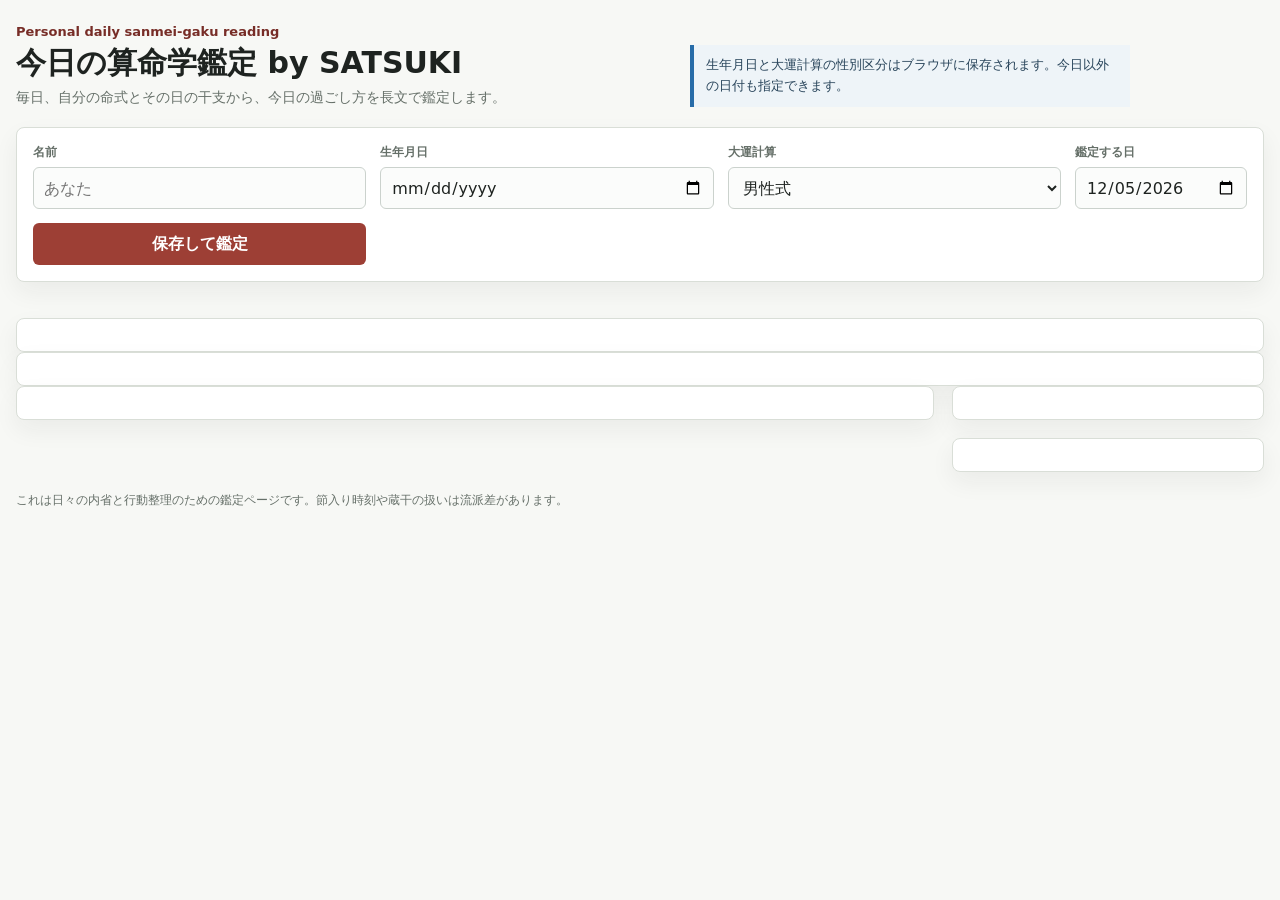
<file: daily.html>
<!doctype html>
<html lang="ja">
<head>
  <meta charset="utf-8">
  <meta name="viewport" content="width=device-width, initial-scale=1">
  <title>今日の算命学鑑定 by SATSUKI</title>
  <link rel="stylesheet" href="./styles.css">
</head>
<body>
  <main class="app-shell">
    <header class="topbar">
      <div>
        <p class="eyebrow">Personal daily sanmei-gaku reading</p>
        <h1>今日の算命学鑑定 by SATSUKI</h1>
        <p class="subcopy">毎日、自分の命式とその日の干支から、今日の過ごし方を長文で鑑定します。</p>
      </div>
      <div class="formula-note">
        生年月日と大運計算の性別区分はブラウザに保存されます。今日以外の日付も指定できます。
      </div>
    </header>

    <form class="input-panel daily-input-panel" id="dailyForm">
      <label class="field">
        <span>名前</span>
        <input id="profileName" type="text" placeholder="あなた">
      </label>
      <label class="field">
        <span>生年月日</span>
        <input id="birthDate" type="date" required>
      </label>
      <label class="field">
        <span>大運計算</span>
        <select id="gender">
          <option value="male">男性式</option>
          <option value="female">女性式</option>
        </select>
      </label>
      <label class="field">
        <span>鑑定する日</span>
        <input id="targetDate" type="date" required>
      </label>
      <button type="submit">保存して鑑定</button>
    </form>

    <p class="error" id="errorBox"></p>

    <section class="summary-grid daily-summary-grid" id="dailySummary"></section>

    <section class="panel daily-focus-panel" id="dailyFocusPanel"></section>

    <section class="panel daily-life-graph-panel" id="dailyLifeGraphPanel"></section>

    <div class="workspace daily-workspace">
      <div class="stack">
        <section class="panel daily-guide-panel" id="dailyGuidePanel"></section>
      </div>
      <div class="stack">
        <section class="panel" id="dailySidePanel"></section>
        <section class="panel" id="dailyBalancePanel"></section>
      </div>
    </div>

    <p class="disclaimer">
      これは日々の内省と行動整理のための鑑定ページです。節入り時刻や蔵干の扱いは流派差があります。
    </p>
  </main>

  <script src="./sanmeigaku.js"></script>
  <script>
    const $ = (selector) => document.querySelector(selector);
    const api = window.SanmeiGaku;
    const STORAGE_KEY = "satsuki-daily-profile";

    const TEN_STAR_READING = {
      貫索星: { words: "自立心・守り・継続", text: "自分の軸を守り、ひとつのことを粘り強く続ける星。今日はぶれない判断と継続が力になります。" },
      石門星: { words: "仲間・協調・社交", text: "人と組み、場をまとめ、横のつながりを広げる星。今日は独り占めせず、共有するほど運が動きます。" },
      鳳閣星: { words: "自然体・伝達・楽しみ", text: "無理なく表現し、明るく伝える星。今日は正しさより、分かりやすさと自然体が魅力になります。" },
      調舒星: { words: "感性・個性・表現", text: "繊細な感受性と独自の美意識を持つ星。今日は違和感を無視せず、表現に変えることが大切です。" },
      禄存星: { words: "愛情・奉仕・引力", text: "人を惹きつけ、面倒を見て、豊かさを循環させる星。今日は与えすぎと抱え込みの境目を見てください。" },
      司禄星: { words: "蓄積・家庭・堅実", text: "日々の積み重ねで信用と財を作る星。今日は小さな整理、準備、管理が大きな安心につながります。" },
      車騎星: { words: "行動・勝負・実行", text: "すぐ動き、戦い、結果を取りに行く星。今日は考えすぎる前に、まず一歩動くことで流れが開きます。" },
      牽牛星: { words: "責任・品位・役割", text: "社会的な役割、名誉、秩序を重んじる星。今日は丁寧な対応と約束を守る姿勢が信頼を作ります。" },
      龍高星: { words: "探求・改革・移動", text: "未知の世界を学び、古い枠を壊して進む星。今日は新しい視点、学び、移動が気分を変えてくれます。" },
      玉堂星: { words: "知性・伝統・学問", text: "知識を吸収し、守り、教える星。今日は調べる、学ぶ、書く、確認することで判断が整います。" }
    };

    const LIFE_STAGE_READING = {
      天報星: { stage: "胎児", words: "変化・可能性・柔軟性", text: "変化の中で可能性を開く星。今日は予定変更を敵にせず、柔らかく組み替えるほど運が動きます。" },
      天印星: { stage: "赤ちゃん", words: "愛嬌・受容・守られる力", text: "人から助けられ、可愛がられる星。今日は素直に頼ること、受け取ることも開運になります。" },
      天貴星: { stage: "児童", words: "学び・純粋さ・品性", text: "まっすぐ学び、正しさを大切にする星。今日は基本に戻るほど、迷いがほどけます。" },
      天恍星: { stage: "少年", words: "憧れ・感性・魅せる力", text: "感性が華やかで、人を惹きつける星。今日は見せ方、装い、言葉の雰囲気を整えるとよい日です。" },
      天南星: { stage: "青年", words: "勢い・反骨・挑戦", text: "前に出て挑む若いエネルギーの星。今日は遠慮しすぎず、言うべきことを言う勇気が鍵です。" },
      天禄星: { stage: "壮年", words: "安定・現実力・守備", text: "現実的に積み上げ、守りを固める星。今日は派手さより、確実さと継続が運を支えます。" },
      天将星: { stage: "頂点", words: "統率・強運・最大エネルギー", text: "十二大従星の中で最も強いエネルギーの星。今日は大きな役割を引き受けるほど力が出ます。" },
      天堂星: { stage: "老人", words: "知恵・俯瞰・支える力", text: "経験を活かして静かに支える星。今日は一歩引いて見ることで、良い判断ができます。" },
      天胡星: { stage: "病人", words: "直感・芸術・精神性", text: "鋭い感性と精神性を持つ星。今日は無理に走らず、感覚を整える時間が必要です。" },
      天極星: { stage: "死人", words: "無心・直感・手放し", text: "執着を手放し、無心で受け取る星。今日は握りしめている予定や感情を少し緩めてください。" },
      天庫星: { stage: "入墓", words: "探究・継承・蓄える力", text: "深く掘り下げ、守り、残す星。今日は記録、保存、研究、振り返りに向いています。" },
      天馳星: { stage: "霊魂", words: "速度・瞬発・自由", text: "軽やかに動き、瞬間で力を出す星。今日は短時間集中と素早い切り替えが鍵です。" }
    };

    const LIFE_GRAPH_POINTS = [
      { name: "天報星", x: 58, y: 340 },
      { name: "天印星", x: 132, y: 292 },
      { name: "天貴星", x: 214, y: 242 },
      { name: "天恍星", x: 305, y: 198 },
      { name: "天南星", x: 398, y: 154 },
      { name: "天禄星", x: 494, y: 110 },
      { name: "天将星", x: 588, y: 58 },
      { name: "天堂星", x: 690, y: 152 },
      { name: "天胡星", x: 775, y: 238 },
      { name: "天極星", x: 850, y: 304 },
      { name: "天庫星", x: 916, y: 348 },
      { name: "天馳星", x: 960, y: 378 }
    ];

    const DAY_STEM_READING = {
      甲: { image: "大樹", words: "まっすぐ・成長・信念", text: "時間をかけてまっすぐ伸びる性質。今日は筋を通すほど自分らしさが戻ります。" },
      乙: { image: "草花", words: "柔軟・調和・美意識", text: "しなやかに環境に合わせて伸びる性質。今日は柔らかい対応が強さになります。" },
      丙: { image: "太陽", words: "明るさ・表現・存在感", text: "周囲を照らす性質。今日は隠れずに、自分の思いや魅力を表に出してください。" },
      丁: { image: "灯火", words: "感性・集中・繊細さ", text: "ひとつを深く照らす性質。今日は集中できる環境を作ると感性が冴えます。" },
      戊: { image: "山", words: "安定・包容力・信頼", text: "どっしり構えて人を受け止める性質。今日は焦らず土台を守ることが大切です。" },
      己: { image: "田畑", words: "育成・現実感覚・面倒見", text: "人や物事を育てる性質。今日は目の前のことを丁寧に耕すほど成果になります。" },
      庚: { image: "鉄・刀", words: "決断・行動・突破力", text: "鍛えられるほど強くなる性質。今日は決める、切る、動くことが運を開きます。" },
      辛: { image: "宝石", words: "美意識・品位・完成度", text: "磨かれるほど輝く性質。今日は細部を整えることで魅力が出ます。" },
      壬: { image: "海", words: "自由・知恵・スケール", text: "大きく流れる性質。今日は視野を広げ、ひとつの考えに閉じないことが大切です。" },
      癸: { image: "雨・雫", words: "知性・観察・浸透力", text: "静かに浸透する性質。今日は急がず観察し、少しずつ進めるほど良い日です。" }
    };

    const DAY_BRANCH_READING = {
      子: { words: "始まり・知恵・直感", text: "情報とひらめきを大切にすると流れが生まれます。" },
      丑: { words: "蓄積・粘り・準備", text: "焦らず積み上げるほど後から成果になります。" },
      寅: { words: "挑戦・成長・前進", text: "新しい挑戦が自分らしさを開くきっかけになります。" },
      卯: { words: "調和・交流・広がり", text: "言葉、紹介、交流からチャンスが広がります。" },
      辰: { words: "理想・変化・スケール", text: "夢を現実に落とすための整理が鍵になります。" },
      巳: { words: "探究・情熱・集中", text: "専門性を深めるほど説得力が増します。" },
      午: { words: "表現・勢い・華やかさ", text: "人前で動くこと、思いを出すことで運が動きます。" },
      未: { words: "育成・情・まとめる力", text: "関係や環境を時間をかけて整えることが得意です。" },
      申: { words: "工夫・実務・スピード", text: "改善と工夫を重ねることで結果につながります。" },
      酉: { words: "美意識・完成・選別", text: "不要なものを削ぎ落とすほど魅力が際立ちます。" },
      戌: { words: "信念・守り・責任", text: "責任を引き受ける場面で信頼が高まります。" },
      亥: { words: "直感・深さ・精神性", text: "感覚を信じ、深く学ぶことで道が開きます。" }
    };

    const TEN_STAR_THEME = {
      貫索星: "自分の軸を守り、ひとつの課題を継続する",
      石門星: "人とのつながりを広げ、仲間と協力する",
      鳳閣星: "自然体で楽しみ、言葉や発信で伝える",
      調舒星: "感性を磨き、自分らしい個性を表現する",
      禄存星: "人に与え、愛情や信用を循環させる",
      司禄星: "生活、仕事、お金を丁寧に積み上げる",
      車騎星: "すぐ動き、勝負所で結果を取りに行く",
      牽牛星: "責任ある役割を果たし、信用を高める",
      龍高星: "新しい世界を学び、変化を受け入れる",
      玉堂星: "知識を深め、伝統や基本を大切にする"
    };

    const ELEMENT_BALANCE_READING = {
      木: { meaning: "成長意欲と前へ伸びる力が強い命式です。", action: "優先順位を絞ると、理想が現実にまとまりやすくなります。" },
      火: { meaning: "表現力と明るさが強く、人前で魅力が出やすい命式です。", action: "熱くなりすぎた時は、静かな休息で判断を冷ましてください。" },
      土: { meaning: "安定感・責任感・面倒見が強く、人や場を支える命式です。", action: "抱え込みやすいので、小分けにして相談することが大切です。" },
      金: { meaning: "決断力と美意識が強く、物事を整える命式です。", action: "厳しくなりすぎた時は、言葉を少し柔らかくしてください。" },
      水: { meaning: "知性と柔軟性が強く、流れを読む命式です。", action: "考えすぎる時は、期限と行動を決めて前へ進めてください。" }
    };

    function toDateInput(date) {
      const parts = api.toJstParts(date);
      return `${parts.year}-${String(parts.month).padStart(2, "0")}-${String(parts.day).padStart(2, "0")}`;
    }

    function targetDateFromInput(value) {
      const [year, month, day] = value.split("-").map(Number);
      return api.makeJstDate(year, month, day, 12, 0);
    }

    function saveProfile() {
      const profile = {
        name: $("#profileName").value.trim(),
        birthDate: $("#birthDate").value,
        gender: $("#gender").value
      };
      localStorage.setItem(STORAGE_KEY, JSON.stringify(profile));
      return profile;
    }

    function loadProfile() {
      const now = new Date();
      $("#targetDate").value = toDateInput(now);
      try {
        const profile = JSON.parse(localStorage.getItem(STORAGE_KEY) || "{}");
        if (profile.name) $("#profileName").value = profile.name;
        if (profile.birthDate) $("#birthDate").value = profile.birthDate;
        if (profile.gender) $("#gender").value = profile.gender;
      } catch {
        localStorage.removeItem(STORAGE_KEY);
      }
    }

    function luckFromPillar(chart, pillar) {
      return {
        ...pillar,
        tenStar: api.tenStar(chart.day.stem, pillar.stem),
        lifeStar: api.lifeStar(chart.day.stem, pillar.branch)
      };
    }

    function activeBigLuck(chart, targetDate) {
      const age = Math.max(0, (targetDate - chart.birthDate) / (365.2425 * 24 * 60 * 60 * 1000));
      return chart.bigLuck.find((luck) => age >= luck.startAge && age < luck.endAge) || chart.bigLuck[0];
    }

    function balanceReading(chart) {
      const entries = Object.entries(chart.balance);
      const max = Math.max(...entries.map(([, value]) => value));
      const strongest = entries.filter(([, value]) => value === max).map(([element]) => element);
      const main = strongest[0];
      if (strongest.length > 1) {
        return {
          title: `強い五行：${strongest.join("・")}`,
          meaning: `${strongest.join("・")}が強めに出ています。場面によって複数の魅力が前に出ます。`,
          action: "疲れやすい場面を観察し、予定を詰めすぎないことが対策です。"
        };
      }
      return {
        title: `強い五行：${main}`,
        meaning: ELEMENT_BALANCE_READING[main].meaning,
        action: ELEMENT_BALANCE_READING[main].action
      };
    }

    function bigLuckCycle(chart) {
      const cycleAge = Math.max(1, Math.floor(chart.startAge));
      return {
        age: cycleAge,
        label: `${cycleAge}年運`
      };
    }

    function dailyContext() {
      const profile = saveProfile();
      if (!profile.birthDate) throw new Error("生年月日を入力してください。");
      const targetDate = targetDateFromInput($("#targetDate").value);
      const targetParts = api.toJstParts(targetDate);
      const chart = api.calculateNatal({
        dateValue: profile.birthDate,
        gender: profile.gender,
        targetYear: targetParts.year
      });
      const day = luckFromPillar(chart, api.dayPillarForDate(targetDate));
      const month = luckFromPillar(chart, api.monthPillarForDate(targetDate));
      const year = luckFromPillar(chart, api.yearPillarForDate(targetDate));
      const big = activeBigLuck(chart, targetDate);
      const cycle = bigLuckCycle(chart);
      return {
        profile,
        name: profile.name || "あなた",
        targetDate,
        targetParts,
        chart,
        day,
        month,
        year,
        big,
        cycle,
        balance: balanceReading(chart),
        dayStem: DAY_STEM_READING[chart.day.stem],
        dayBranch: DAY_BRANCH_READING[chart.day.branch],
        todayTen: TEN_STAR_READING[day.tenStar],
        todayLife: LIFE_STAGE_READING[day.lifeStar.name],
        monthTen: TEN_STAR_READING[month.tenStar],
        monthLife: LIFE_STAGE_READING[month.lifeStar.name],
        yearTen: TEN_STAR_READING[year.tenStar],
        bigTen: TEN_STAR_READING[big.tenStar],
        centerTen: TEN_STAR_READING[chart.yang.center],
        eastTen: TEN_STAR_READING[chart.yang.east],
        westTen: TEN_STAR_READING[chart.yang.west],
        southTen: TEN_STAR_READING[chart.yang.south],
        northTen: TEN_STAR_READING[chart.yang.north],
        earlyLife: LIFE_STAGE_READING[chart.yang.early.name],
        middleLife: LIFE_STAGE_READING[chart.yang.middle.name],
        laterLife: LIFE_STAGE_READING[chart.yang.later.name]
      };
    }

    function guideSection(title, paragraphs) {
      return `
        <section class="guide-section">
          <h3>${title}</h3>
          ${paragraphs.map((text) => `<p>${text}</p>`).join("")}
        </section>
      `;
    }

    function makeDailyGuide(ctx) {
      const dateText = api.formatJst(ctx.targetDate, false);
      const sections = [
        guideSection("今日の全体テーマ", [
          `${ctx.name}さんの${dateText}は、日運に${ctx.day.tenStar}と${ctx.day.lifeStar.name}が巡る日です。${ctx.day.tenStar}は「${ctx.todayTen.words}」を表し、${ctx.day.lifeStar.name}は「${ctx.todayLife.words}」の質を持ちます。今日の中心テーマは、「${TEN_STAR_THEME[ctx.day.tenStar]}」ことです。大きく運を変えようとするより、今日の中でこのテーマに沿った行動をひとつ選ぶことが開運になります。`,
          `あなたの本質は日干${ctx.chart.day.stem}、イメージでは「${ctx.dayStem.image}」です。${ctx.dayStem.text} 日支${ctx.chart.day.branch}には「${ctx.dayBranch.words}」があり、${ctx.dayBranch.text} 今日の運勢を見る時は、その人らしい反応を土台にして、日運の星をどう使うかを見ると現実的です。`,
          `今日は、結果そのものより「どんな気で動いたか」が大切です。急いで成果を出そうとすると、日運の細かなサインを見落とします。今日の星が求めているのは、${ctx.todayTen.words}を日常の中で使い、${ctx.todayLife.words}を意識しながら、必要なことを丁寧に選ぶことです。`
        ]),
        guideSection("朝の使い方", [
          `朝は、今日の主導権を取り戻す時間です。起きてすぐに予定や通知に飲まれると、今日の星を自分で使う前に外側へ引っ張られます。まずは今日やることを3つだけ書いてください。そのうち1つは、日運のテーマである「${TEN_STAR_THEME[ctx.day.tenStar]}」に直接つながるものにします。`,
          `朝の判断では、完璧な予定表を作るより、今日の流れをひとことで決めるほうが効果的です。たとえば「整える日」「伝える日」「動く日」「休ませる日」のように、今日の方向性を短く決めてください。短い言葉は一日の途中で迷った時の軸になります。`,
          `もし朝から気分が重い場合は、予定を減らすことから始めてください。日運が強く出る日は、やる気が出る時もあれば、逆に内側が敏感になる時もあります。気分が乗らないことを悪いと決めず、今日の器に合わせて予定を組み直すことが大切です。`
        ]),
        guideSection("仕事・作業の進め方", [
          `仕事や作業では、${ctx.day.tenStar}の性質を活かしてください。${ctx.todayTen.text} 今日の仕事は、量をこなすだけでなく、「何を中心に置いて進めるか」を決めることで質が上がります。すべてに同じ力を入れるのではなく、今日の星に合う作業へエネルギーを集めてください。`,
          `大運では${ctx.big.tenStar}が背景にあり、長期的には「${ctx.bigTen.words}」が効いています。今日だけを見ると小さな一日ですが、実際には今の10年運の中の一日です。今日の行動が、長期の流れのどこに積み上がるのかを意識すると、雑な選択が減ります。`,
          `年運は${ctx.year.tenStar}、月運は${ctx.month.tenStar}です。年のテーマは大きな空気、月のテーマは今月の課題、日運は今日の使い方です。今日は日運の${ctx.day.tenStar}を優先しつつ、月運の${ctx.month.tenStar}が示す「${TEN_STAR_THEME[ctx.month.tenStar]}」も忘れないでください。`
        ]),
        guideSection("人間関係のポイント", [
          `人間関係では、陽占の東にある${ctx.chart.yang.east}が社会や友人との関わり方を示します。ここには「${ctx.eastTen.words}」の質があります。${ctx.eastTen.text} 今日の人間関係では、このもともとの社会性に、日運の${ctx.day.tenStar}が重なります。`,
          `今日は、人との会話で「すぐ反応する」より「一度受け取る」ことを意識してください。日運の星によっては、言葉が強く出たり、相手の感情を受けすぎたりしやすくなります。返事を急がず、短く確認することで誤解を減らせます。`,
          `近い関係では、西の${ctx.chart.yang.west}も大切です。${ctx.westTen.text} 家族、恋人、近い友人の前では、外で見せる顔より本音が出ます。今日疲れを感じたら、近い人に全部ぶつける前に、自分の状態を短く言葉にしてください。`
        ]),
        guideSection("お金と生活の整え方", [
          `お金や生活では、五行バランスを見ると今日の対策が立てやすくなります。${ctx.balance.title}。${ctx.balance.meaning} この性質は才能ですが、使いすぎると疲れや偏りにもなります。今日の対策は、${ctx.balance.action}`,
          `買い物や契約では、勢いだけで決めないでください。日運の勢いがある日は、その場の気分で欲しくなるものが増えます。今日必要なもの、今月中に必要なもの、今は欲しいだけのものを分けると、あとで後悔しにくくなります。`,
          `生活面では、ひとつだけ整える場所を決めてください。財布、机、バッグ、予定表、冷蔵庫、スマホのメモなど、範囲は小さくて大丈夫です。今日の開運は大掃除ではなく、日々使う場所をひとつ整えることです。`
        ]),
        guideSection("心と体の注意点", [
          `心の中心には、陽占中央の${ctx.chart.yang.center}があります。これは自分の価値観や内側の反応に関わる星で、「${ctx.centerTen.words}」の質を持ちます。${ctx.centerTen.text} 今日、自分の中心からずれた予定を入れすぎると、思った以上に疲れる可能性があります。`,
          `体の面では、無理に頑張るより、こまめに気を抜くほうが合います。今日の${ctx.day.lifeStar.name}は「${ctx.todayLife.words}」の質を持つため、集中と休憩の切り替えが大切です。長時間同じ姿勢で粘るより、短い休憩を挟むことで運の流れが戻ります。`,
          `気持ちが乱れた時は、今日の判断を明日に持ち越しても構いません。日運は一日の気なので、夜になると見え方が変わることがあります。重要な決断ほど、焦って今日中に決めようとせず、体調と気持ちが整った状態で見直してください。`
        ]),
        guideSection("今日の開運行動", [
          `今日の開運行動は、日運のテーマを小さく実行することです。「${TEN_STAR_THEME[ctx.day.tenStar]}」を、仕事、人間関係、生活のどこかひとつに入れてください。大きな挑戦でなくて構いません。小さくても星に沿った行動をすると、一日の流れが自分のものになります。`,
          `午前中におすすめなのは、今日の優先順位を決めることです。午後におすすめなのは、人との確認や修正です。夜におすすめなのは、今日できたことをひとつ書くことです。この3つだけでも、今日の気をかなり整えて使えます。`,
          `もし時間がない日なら、深呼吸して「今日は何を大切にする日か」を一度だけ確認してください。それだけでも、流される一日から、自分で選ぶ一日に変わります。算命学の鑑定は、特別なことをするためだけでなく、日常の選択を少し丁寧にするために使えます。`
        ]),
        guideSection("避けたいこと", [
          `今日は、疲れている状態で大きな約束をしないことが大切です。日運の星が強く出ると、その場ではできる気がしても、あとで重くなることがあります。返事を急がされた時は「確認してから返事します」と一度置いてください。`,
          `また、他人のペースに合わせすぎることにも注意です。今日の星はあなたに特定の使い方を求めています。人の期待に応えることは大切ですが、それで自分の一日が空っぽになるなら調整が必要です。`,
          `避けたいもうひとつのことは、結果だけで自分を判断することです。今日は、結果よりも使った気の質を見てください。少しでも星のテーマに沿って動けたなら、それは今日の運を使えたということです。`
        ]),
        guideSection("今日の長文メッセージ", [
          `${ctx.name}さんにとって今日は、日干支${ctx.chart.day.label}の本質を土台に、日運${ctx.day.tenStar}と${ctx.day.lifeStar.name}を使う日です。あなたの中には${ctx.dayStem.image}の性質があり、${ctx.dayStem.words}という力があります。そこに日支${ctx.chart.day.branch}の${ctx.dayBranch.words}が重なっています。つまり、今日の運勢は外から急に来るものというより、もともとの自分の使い方を今日の星に合わせて調整するものです。`,
          `今日うまくいく時は、無理に背伸びしている時ではありません。自分の自然な反応を大切にしながら、必要な場面で${ctx.todayTen.words}を使えている時です。たとえば、言うべきことを言う、整えるべきものを整える、動くべきところで動く、休むべきところで休む。そうした小さな選択が、今日の運を実際に動かします。`,
          `今日は、完璧な日を目指さなくて大丈夫です。むしろ、途中で乱れた時にどう戻るかが大切です。予定が崩れたら組み直す。感情が揺れたら一度離れる。人に頼られすぎたら境界線を引く。これらは全部、運を逃す行動ではなく、運を整える行動です。`
        ]),
        guideSection("時間帯別の過ごし方", [
          `朝は、自分の軸を作る時間です。今日の予定を全部見て、最も大切なことをひとつ選んでください。午前中はそのひとつに少しでも手をつけると、一日の流れが作りやすくなります。`,
          `昼から夕方は、人や予定の影響を受けやすい時間です。ここでは柔軟さが大切になります。予定が変わっても、それを悪い流れと決めず、今日の星が調整を求めていると見てください。`,
          `夜は、回収と整理の時間です。今日できたこと、疲れたこと、明日に回すことを分けてください。寝る前に反省を増やしすぎず、今日の自分が使えた力をひとつ認めると、明日の運へきれいにつながります。`
        ]),
        guideSection("午前中の具体的な動き", [
          `午前中は、今日の気を最初に形にする時間です。ここで何となく過ごしてしまうと、午後から外側の予定や人の都合に流されやすくなります。まず、今日のテーマである「${TEN_STAR_THEME[ctx.day.tenStar]}」に関係する行動をひとつだけ選んでください。メールを1本送る、資料を1ページ直す、予定を1つ減らす、机の上を整える。その程度で十分です。`,
          `午前中に大切なのは、完璧なスタートではなく、今日の星に合ったスタートです。${ctx.day.tenStar}の日は、${ctx.todayTen.words}の性質が出ます。朝のうちにこの性質を少しでも使うと、午後の判断が楽になります。反対に、朝から無関係な用事に追われると、今日の流れを取り戻すのに時間がかかります。`,
          `もし午前中に予定が崩れた場合は、そこで一日を諦めないでください。日運は一日の中でも何度も立て直せます。崩れたら、いったん深呼吸して、今日のテーマに戻る小さな行動をひとつ入れてください。それだけで、流れはまた自分の手元へ戻ります。`
        ]),
        guideSection("午後の具体的な動き", [
          `午後は、人や現実との調整が起こりやすい時間です。午前中に決めたことがそのまま進むとは限りません。連絡、変更、依頼、確認、予定外の作業が入ることもあります。ここで大切なのは、予定変更を運の邪魔と見ないことです。今日の${ctx.day.lifeStar.name}は「${ctx.todayLife.words}」を持つため、変化や調整の中でこそ見えるものがあります。`,
          `午後の開運行動は、確認と修正です。誰かに任せていること、自分が返事を待っていること、曖昧なまま進んでいることがあれば、短く確認してください。確認は相手を疑うためではなく、流れを整えるための行動です。今日のうちに小さなズレを直しておくと、明日以降の負担が減ります。`,
          `午後に疲れが出たら、無理に集中を続けるより、作業の種類を変えてください。考える仕事から手を動かす仕事へ、文章から整理へ、人との会話からひとりの作業へ。日運を使うには、同じ力を出し続けるより、気の向きを切り替えることが大切です。`
        ]),
        guideSection("夜の整え方", [
          `夜は、今日の運を回収する時間です。今日起きたことをすべて評価しようとすると疲れるので、見るポイントを3つに絞ってください。今日うまく使えた星、今日疲れた場面、明日に渡すこと。この3つだけで十分です。`,
          `今日うまく使えた星とは、${ctx.day.tenStar}の「${ctx.todayTen.words}」が出た場面です。たとえ小さくても構いません。短く伝えられた、踏みとどまれた、整理できた、頼れた、休めた。そういう小さな行動を見つけると、鑑定がただの読み物ではなく、自分の行動記録になります。`,
          `寝る前には、明日へ持ち越すものを決めてください。全部を今日中に終わらせる必要はありません。むしろ、終わらないものを安全に置く力が大切です。メモに残す、カレンダーに入れる、人に一言伝える。これで今日の気はきれいに閉じやすくなります。`
        ]),
        guideSection("決断と判断", [
          `今日、何かを決める場面があるなら、まず「今日決めるべきこと」と「明日以降でもよいこと」を分けてください。日運は一日の気なので、今日の勢いが良い形で働くこともあれば、感情が強く出ることもあります。すぐに決めたほうがよいものと、少し寝かせたほうがよいものを見分けることが大切です。`,
          `判断の基準は、今日のテーマに合っているかどうかです。${TEN_STAR_THEME[ctx.day.tenStar]}ことにつながる選択なら、多少面倒でもやる意味があります。逆に、焦りや見栄だけで動く選択なら、今日は少し距離を置いたほうが安全です。`,
          `迷った時は、体の反応を見てください。頭では正しいと思っていても、体が重くなる選択は負担が大きい可能性があります。反対に、少し怖くても呼吸が深くなる選択は、今日の星に合っていることがあります。算命学は理屈だけではなく、体感と合わせると日常で使いやすくなります。`
        ]),
        guideSection("今日の対人運を上げる言葉", [
          `今日の対人運を上げる言葉は、「確認してもいいですか」「少し考えて返事します」「ここまではできます」の3つです。どれも強い言葉ではありませんが、自分と相手の境界線を整える力があります。`,
          `特に、頼まれごとが来た時は「できます」と即答する前に、範囲を確認してください。今日の星が人のために動きやすい流れを作っている場合、気づかないうちに引き受けすぎることがあります。自分の時間と体力を守ることは、相手を大切にしないことではありません。`,
          `人に何かを伝える時は、結論を短く、理由をやさしく添えるとよいです。今日の${ctx.day.tenStar}は良く出ると力になりますが、強く出すぎると相手に圧を感じさせることがあります。言葉の温度を少し下げるだけで、同じ内容でも届き方が変わります。`
        ]),
        guideSection("今日の仕事運を上げる順番", [
          `仕事運を上げる順番は、整理、着手、共有、修正です。まず何をやるかを整理し、次に小さく着手し、途中で必要な人に共有し、最後に修正します。この順番を意識すると、今日の作業は滞りにくくなります。`,
          `今日の星は、いきなり大きな完成を求めているわけではありません。むしろ、小さく始めて現実に合わせて変えるほうが合っています。完璧な計画に時間を使いすぎるより、10分でも手を動かしたほうが運が動きます。`,
          `仕事で詰まったら、「これは考える問題か、確認する問題か、手を動かす問題か」と分けてください。考える問題を人に確認しても進まないし、確認すべき問題をひとりで考えても進みません。問題の種類を分けるだけで、今日の時間の使い方が変わります。`
        ]),
        guideSection("今日の疲れを減らす工夫", [
          `疲れを減らすには、最初から全部に全力を出さないことです。今日の運勢をよく使う人は、力を出すところと抜くところを知っています。大切な予定の前後には、できれば10分の余白を作ってください。余白があるだけで、気持ちの乱れが次の予定へ移りにくくなります。`,
          `また、情報を入れすぎないことも大切です。日運が敏感に働く日は、ニュース、SNS、人の言葉、通知が思った以上に心へ入ってきます。疲れたら、情報を減らしてください。静かな時間は、今日の運を整えるための立派な行動です。`,
          `体の疲れには、軽い動きが合います。激しい運動でなくて構いません。肩を回す、歩く、水を飲む、湯船に入る、深呼吸する。今日の星を長く使うには、体に溜まった気を少しずつ流すことが大切です。`
        ]),
        guideSection("今日の振り返りノート", [
          `今日の終わりに、3つだけ書いてください。1つ目は「今日できたこと」。2つ目は「今日疲れたこと」。3つ目は「明日少し楽にするために減らすこと」です。反省を長く書く必要はありません。短い記録のほうが続きます。`,
          `できたことには、結果だけでなく行動を書いてください。返事をした、休めた、断れた、確認できた、整えた、手をつけた。こうした行動は小さく見えても、日運を使った証拠です。`,
          `明日少し楽にするために減らすことは、予定でも、情報でも、心配でも構いません。今日の学びを明日に渡すことで、日運は一日で終わらず、生活の流れとして積み重なっていきます。`
        ]),
        guideSection("恋愛・身近な人との運勢", [
          `恋愛や身近な人との関係では、相手にどう見せるかより、自分がどれだけ自然体でいられるかが大切です。今日は${ctx.day.tenStar}の日なので、関係の中でも「${ctx.todayTen.words}」の質が出やすくなります。良く出ると魅力になりますが、疲れている時は同じ星が不器用に出ることもあります。`,
          `近い人には、説明を省略しすぎないでください。分かってくれるはず、察してくれるはず、という期待が強くなると、相手との温度差が出ます。今日は短くてもいいので、自分の状態を言葉にすることが関係を守ります。「今日は少し疲れている」「これは嬉しかった」「これは少し待ってほしい」その程度で十分です。`,
          `もし相手との間に小さな違和感があるなら、今日中に結論を出そうとしなくて大丈夫です。日運は一日の波なので、感情が強く出ている時に決めると極端になりやすいです。今日は関係を壊すための日ではなく、関係の扱い方を整える日として使ってください。`
        ]),
        guideSection("学び・発信・創作の運勢", [
          `学びや発信では、南の${ctx.chart.yang.south}がヒントになります。南は表現、伝達、未来へ向けた出し方を示します。あなたの南には${ctx.chart.yang.south}があり、「${ctx.southTen.words}」の質が出ます。今日は、頭の中だけで考えるより、少し外へ出すことで整理される日です。`,
          `発信といっても、大きな投稿や完璧な文章である必要はありません。メモを書く、誰かに説明する、ノートにまとめる、音声で残す、短い下書きを作る。今日の星は、内側にあるものを少し形にした時に動きます。`,
          `学びでは、広く浅くより、今日のテーマに関係するものをひとつ選んでください。あれもこれも吸収しようとすると、気が散ります。ひとつの資料、ひとつの本、ひとつの動画、ひとつの問いに絞ることで、学びが自分のものになります。`
        ]),
        guideSection("場づくりと空間の運勢", [
          `今日は、いる場所の空気が気分に影響しやすい日です。部屋が散らかっている、机の上が重い、スマホの通知が多い、予定表が詰まっている。そうした小さな乱れが、思っている以上に心の判断へ影響します。`,
          `おすすめは、5分だけ場所を整えることです。大掃除ではなく、今日よく使う場所をひとつだけ整えてください。机の上、財布、バッグ、スマホのメモ、玄関、寝る場所。今日の運を上げるには、広く片づけるより、毎日触れる一点を整えるほうが効果的です。`,
          `空間を整えることは、心の中に余白を作ることでもあります。今日の${ctx.day.lifeStar.name}が持つ「${ctx.todayLife.words}」の流れを良くするには、気が詰まる場所を少し開けることが大切です。物をひとつ戻すだけでも、運の通り道は変わります。`
        ]),
        guideSection("今日の内省テーマ", [
          `今日、自分に問いかけてほしいのは、「いま自分は何を大切にしたいのか」です。忙しい日ほど、この問いが流されるのを止めてくれます。今日の運勢は、外側の出来事に反応するだけではなく、自分の大切なものを思い出すことで使いやすくなります。`,
          `もうひとつの問いは、「これは本当に今日やることか」です。今日やったほうがいいこと、今週でいいこと、今月でいいこと、人に任せていいことを分けてください。全部を今日に詰めると、どれも中途半端になります。日運は一日分の器なので、その器に合う量を選ぶことが大切です。`,
          `最後の問いは、「今日の自分を少し楽にするなら何を減らすか」です。増やすことだけが開運ではありません。予定を減らす、通知を減らす、心配を減らす、言い訳を減らす。減らすことで、今日の星がきれいに使えることがあります。`
        ]),
        guideSection("今日の小さな成功条件", [
          `今日の成功条件は、大きな結果を出すことではありません。日運のテーマに沿った行動をひとつ実行することです。${ctx.day.tenStar}の日なら、「${TEN_STAR_THEME[ctx.day.tenStar]}」に関わる行動がひとつでもできれば、今日の運は使えています。`,
          `成功条件を小さくすることは、妥協ではありません。小さく決めるから実行できます。実行できるから自信が戻ります。自信が戻るから、次の行動が自然に出ます。今日の運勢は、この小さな循環を作ることが大切です。`,
          `今日の終わりに、「完璧ではなかったけれど、ここは使えた」と言える部分を探してください。それが今日の成果です。算命学を毎日使う意味は、自分を責める材料を増やすことではなく、自分の扱い方を少しずつ上手にすることです。`
        ]),
        guideSection("明日に残すもの", [
          `今日の最後には、明日に残すものを選んでください。未完了の仕事、返事、感情、アイデア、気づき。その全部を頭の中に置いたまま眠ると、休んでいるつもりでも気が休まりません。メモに書く、予定表に移す、誰かに送る、フォルダに入れる。形を与えてから休むことが大切です。`,
          `明日に残すものは、悪いものではありません。今日の器に入りきらなかったものを、明日の器へ安全に渡すだけです。そう考えると、終わらなかったことへの罪悪感が減ります。日運は毎日変わるので、明日は明日の星で扱えばいいのです。`,
          `今日の自分に必要なのは、すべてを完了させる力ではなく、きれいに区切る力です。区切れる人は、次の日にまた始められます。今日の鑑定の最後は、終えること、休むこと、明日へ渡すことまで含めて完成です。`
        ]),
        guideSection("今日のチェックリスト", [
          `今日のチェックリストは5つです。ひとつ目は、今日のテーマを一言で言えるか。ふたつ目は、最優先の行動をひとつ選べたか。みっつ目は、人に確認すべきことを放置していないか。よっつ目は、休む時間を先に確保できているか。いつつ目は、夜に今日の自分を責めずに振り返れるか。`,
          `この5つが全部できなくても問題ありません。大切なのは、今日の途中で思い出せることです。朝に見て、昼にひとつ確認し、夜にもう一度見る。それだけでも、日運を意識して過ごす感覚が身についていきます。`,
          `毎日このページを開くなら、チェックリストは自分の変化を見る鏡になります。昨日はできなかったけれど今日はできた。今日は疲れていたから減らした。そうした小さな記録が、長い目で見ると自分だけの鑑定データになります。`
        ]),
        guideSection("SATSUKIからの今日の一言", [
          `${ctx.name}さん、今日は自分の力を丁寧に使う日です。強く出ることだけが運を使うことではありません。止まる、選ぶ、断る、整える、頼る、休む。そうした静かな行動も、今日の星を立派に使っていることになります。`,
          `今日の運勢を読む時に一番大切なのは、自分を急かさないことです。日運は、その日の自分を責めるためのものではなく、その日の自分を扱いやすくするためのものです。うまくいかない時間があっても、それを見直して戻れるなら、今日の鑑定はすでに役に立っています。`,
          `最後に、今日のあなたに必要なのは、大きな正解より小さな納得です。自分で選んだと思える一日、自分の気を少し守れた一日、自分の本質を少し使えた一日。それが今日の開運です。無理に完璧を取りに行かず、今日の星と一緒に、できることから整えてください。`
        ]),
        guideSection("今日の締めくくり", [
          `今日の一番の合言葉は、「${TEN_STAR_THEME[ctx.day.tenStar]}」です。そして、${ctx.day.lifeStar.name}の「${ctx.todayLife.words}」を忘れないこと。これを意識するだけで、今日という一日がただ過ぎる時間ではなく、自分を整える時間になります。`,
          `算命学的に見る今日の運勢は、良い悪いを決めるものではありません。どの星をどう使えば、自分が自然に動けるかを知るものです。今日は、あなたの本質と日運が出会う一日です。無理に違う人にならず、今日の星に合う使い方をしてください。`,
          `最後に、今日の開運ポイントは「自分の力を雑に使わないこと」です。誰かのために動く時も、自分の予定を進める時も、力の配分を意識してください。大切なものに力を残し、必要な場面で丁寧に使う。そうできた時、今日の運はあなたの味方になります。`
        ])
      ];
      return sections.join("");
    }

    function renderSummary(ctx) {
      $("#dailySummary").innerHTML = [
        ["今日の日干支", ctx.day.label, `${api.formatJst(ctx.targetDate, false)} / ${ctx.day.number}番`],
        ["今日の星", ctx.day.tenStar, `${ctx.day.lifeStar.name} ${ctx.day.lifeStar.energy}点`],
        ["今月の星", ctx.month.tenStar, `${ctx.month.lifeStar.name} / ${api.formatJst(ctx.month.start, false)}から`],
        ["大運", ctx.cycle.label, `${ctx.big.tenStar} / ${ctx.big.lifeStar.name}`]
      ].map(([label, value, detail]) => `
        <article class="summary-card">
          <div class="label">${label}</div>
          <div class="value">${value}</div>
          <div class="detail">${detail}</div>
        </article>
      `).join("");
    }

    function renderFocus(ctx) {
      $("#dailyFocusPanel").innerHTML = `
        <div class="panel-header">
          <h2>今日の一言鑑定</h2>
          <span class="meta">${ctx.name}さん専用</span>
        </div>
        <div class="daily-focus">
          <strong>${TEN_STAR_THEME[ctx.day.tenStar]}</strong>
          <p>今日は${ctx.day.tenStar}と${ctx.day.lifeStar.name}の日。${ctx.todayTen.text} ${ctx.todayLife.text}</p>
        </div>
      `;
    }

    function renderDailyLifeGraph(ctx) {
      const todayStar = ctx.day.lifeStar.name;
      const todayReading = LIFE_STAGE_READING[todayStar];
      const pointPath = LIFE_GRAPH_POINTS.map((point, index) => `${index === 0 ? "M" : "L"}${point.x},${point.y}`).join(" ");
      $("#dailyLifeGraphPanel").innerHTML = `
        <div class="panel-header">
          <h2>十二大従星の人生グラフ</h2>
          <span class="meta">今日の位置：${todayStar}</span>
        </div>
        <p class="panel-note">今日の日運は${todayStar}。人生の山では「${todayReading.stage}」の位置にあり、赤い「今日」ラベルでその日の十二大従星を表示しています。</p>
        <div class="life-graph-wrap daily-life-graph-wrap">
          <svg class="life-graph daily-life-graph" viewBox="0 0 1020 430" role="img" aria-label="今日の十二大従星の位置">
            <path class="graph-grid-line" d="M42 382 H982" />
            <path class="graph-grid-line" d="M42 58 V382" />
            <path class="mountain-line" d="${pointPath}" />
            ${LIFE_GRAPH_POINTS.map((point) => {
              const reading = LIFE_STAGE_READING[point.name];
              const isToday = point.name === todayStar;
              const isTop = point.y < 130;
              const labelY = isTop ? point.y + 40 : point.y - 30;
              const stageY = isTop ? point.y + 62 : point.y - 10;
              return `
                <g class="life-node ${isToday ? "is-active is-today" : ""}">
                  <circle cx="${point.x}" cy="${point.y}" r="${isToday ? 11 : 6}"></circle>
                  <text class="life-star-name" x="${point.x}" y="${labelY}" text-anchor="middle">${point.name}</text>
                  <text class="life-stage-name" x="${point.x}" y="${stageY}" text-anchor="middle">${reading.stage}</text>
                  ${isToday ? `
                    <g class="phase-tag today-tag">
                      <rect x="${point.x - 30}" y="${point.y - 48}" width="60" height="22" rx="11"></rect>
                      <text x="${point.x}" y="${point.y - 33}" text-anchor="middle">今日</text>
                    </g>
                  ` : ""}
                </g>
              `;
            }).join("")}
          </svg>
        </div>
        <div class="daily-graph-caption">
          <strong>今日の位置：${todayStar}（${todayReading.stage}）</strong>
          <p>${todayReading.text}</p>
        </div>
      `;
    }

    function renderSide(ctx) {
      $("#dailySidePanel").innerHTML = `
        <div class="panel-header">
          <h2>今日の材料</h2>
          <span class="meta">日・月・年・大運</span>
        </div>
        <div class="daily-pill-grid">
          <div class="daily-pill"><span>本質</span><strong>${ctx.chart.day.label}</strong><p>${ctx.dayStem.image} / ${ctx.dayBranch.words}</p></div>
          <div class="daily-pill"><span>日運</span><strong>${ctx.day.tenStar}</strong><p>${ctx.day.lifeStar.name} ${ctx.day.lifeStar.energy}点</p></div>
          <div class="daily-pill"><span>月運</span><strong>${ctx.month.tenStar}</strong><p>${ctx.month.lifeStar.name}</p></div>
          <div class="daily-pill"><span>年運</span><strong>${ctx.year.tenStar}</strong><p>${ctx.year.lifeStar.name}</p></div>
          <div class="daily-pill"><span>大運</span><strong>${ctx.big.tenStar}</strong><p>${ctx.big.lifeStar.name}</p></div>
        </div>
      `;
    }

    function renderBalance(ctx) {
      const max = Math.max(...Object.values(ctx.chart.balance), 1);
      $("#dailyBalancePanel").innerHTML = `
        <div class="panel-header">
          <h2>五行バランス</h2>
          <span class="meta">命式の土台</span>
        </div>
        <div class="balance">
          ${api.ELEMENT_ORDER.map((element) => `
            <div class="bar-row">
              <strong>${element}</strong>
              <div class="bar-track"><div class="bar element-${element}" style="width:${ctx.chart.balance[element] / max * 100}%"></div></div>
              <span>${ctx.chart.balance[element]}</span>
            </div>
          `).join("")}
        </div>
        <div class="balance-reading">
          <div class="balance-reading-title">${ctx.balance.title}</div>
          <p><strong>意味：</strong>${ctx.balance.meaning}</p>
          <p><strong>対策：</strong>${ctx.balance.action}</p>
        </div>
      `;
    }

    function renderGuide(ctx) {
      const guide = makeDailyGuide(ctx);
      const plainLength = guide.replace(/<[^>]+>/g, "").replace(/\s+/g, "").length;
      $("#dailyGuidePanel").innerHTML = `
        <div class="panel-header">
          <h2>今日の運勢 総合鑑定</h2>
          <span class="meta">約${plainLength.toLocaleString()}文字</span>
        </div>
        <div class="monthly-guide-lead">
          <strong>${ctx.day.tenStar} / ${ctx.day.lifeStar.name}</strong>
          <span>${api.formatJst(ctx.targetDate, false)}の日運をもとに鑑定しています。</span>
        </div>
        <div class="guide-body">${guide}</div>
      `;
    }

    function renderAll() {
      const errorBox = $("#errorBox");
      errorBox.classList.remove("is-visible");
      try {
        const ctx = dailyContext();
        renderSummary(ctx);
        renderFocus(ctx);
        renderDailyLifeGraph(ctx);
        renderSide(ctx);
        renderBalance(ctx);
        renderGuide(ctx);
      } catch (error) {
        errorBox.textContent = error.message;
        errorBox.classList.add("is-visible");
      }
    }

    $("#dailyForm").addEventListener("submit", (event) => {
      event.preventDefault();
      renderAll();
    });
    $("#targetDate").addEventListener("change", renderAll);

    loadProfile();
    if ($("#birthDate").value) renderAll();
  </script>
</body>
</html>
</file>
<file: styles.css>
:root {
  color-scheme: light;
  --bg: #f7f8f5;
  --surface: #ffffff;
  --ink: #1e2320;
  --muted: #667069;
  --line: #d9ded7;
  --wood: #2f8b57;
  --fire: #c94b3f;
  --earth: #b58934;
  --metal: #6f7680;
  --water: #276ca8;
  --accent: #9d3f35;
  --accent-dark: #772d27;
  --focus: #245b89;
  font-family: system-ui, -apple-system, BlinkMacSystemFont, "Hiragino Sans", "Yu Gothic", "YuGothic", sans-serif;
}

* {
  box-sizing: border-box;
}

body {
  margin: 0;
  min-height: 100vh;
  background: var(--bg);
  color: var(--ink);
}

button,
input,
select {
  font: inherit;
}

.app-shell {
  width: min(1280px, calc(100% - 32px));
  margin: 0 auto;
  padding: 24px 0 48px;
}

.topbar {
  display: grid;
  grid-template-columns: 1fr auto;
  gap: 20px;
  align-items: end;
  margin-bottom: 20px;
}

.eyebrow {
  margin: 0 0 6px;
  color: var(--accent-dark);
  font-size: 13px;
  font-weight: 700;
}

h1 {
  margin: 0;
  font-size: 30px;
  line-height: 1.2;
}

.subcopy {
  margin: 8px 0 0;
  color: var(--muted);
  font-size: 14px;
}

.formula-note {
  width: min(440px, 100%);
  border-left: 4px solid var(--water);
  padding: 10px 12px;
  background: #eef4f8;
  color: #29455b;
  font-size: 13px;
  line-height: 1.6;
}

.input-panel,
.panel {
  background: var(--surface);
  border: 1px solid var(--line);
  border-radius: 8px;
  box-shadow: 0 10px 24px rgba(30, 35, 32, 0.06);
}

.input-panel {
  display: grid;
  grid-template-columns: repeat(3, minmax(160px, 1fr)) auto;
  gap: 14px;
  align-items: end;
  padding: 16px;
  margin-bottom: 18px;
}

.field {
  display: grid;
  gap: 6px;
}

.field span {
  color: var(--muted);
  font-size: 12px;
  font-weight: 700;
}

input,
select {
  min-height: 42px;
  border: 1px solid #cbd2cd;
  border-radius: 6px;
  padding: 8px 10px;
  background: #fbfcfb;
  color: var(--ink);
}

input:focus,
select:focus,
button:focus {
  outline: 3px solid rgba(36, 91, 137, 0.2);
  outline-offset: 1px;
  border-color: var(--focus);
}

button {
  min-height: 42px;
  border: 0;
  border-radius: 6px;
  padding: 10px 18px;
  background: var(--accent);
  color: #fff;
  font-weight: 700;
  cursor: pointer;
}

button:hover {
  background: var(--accent-dark);
}

.summary-grid {
  display: grid;
  grid-template-columns: repeat(4, minmax(150px, 1fr));
  gap: 12px;
  margin-bottom: 18px;
}

.summary-card {
  min-height: 116px;
  border: 1px solid var(--line);
  border-radius: 8px;
  background: var(--surface);
  padding: 14px;
}

.summary-card .label {
  color: var(--muted);
  font-size: 12px;
  font-weight: 700;
}

.summary-card .value {
  margin-top: 8px;
  font-size: 26px;
  font-weight: 800;
}

.summary-card .detail {
  margin-top: 4px;
  color: var(--muted);
  font-size: 13px;
  line-height: 1.5;
}

.day-reading-panel {
  margin-bottom: 18px;
  background: #f3f5f2;
  border-color: #d5ddd4;
}

.day-reading-layout {
  display: grid;
  grid-template-columns: repeat(2, minmax(0, 1fr));
  gap: 10px;
}

.day-reading-main {
  grid-column: 1 / -1;
}

.workspace {
  display: grid;
  grid-template-columns: minmax(0, 1fr) minmax(280px, 0.34fr);
  gap: 18px;
  align-items: start;
}

.stack {
  display: grid;
  gap: 18px;
  min-width: 0;
}

.panel {
  padding: 16px;
  min-width: 0;
}

.luck-sections {
  display: grid;
  gap: 18px;
  margin-top: 18px;
}

.panel-header {
  display: flex;
  align-items: baseline;
  justify-content: space-between;
  gap: 16px;
  margin-bottom: 12px;
}

.panel-note {
  margin: -4px 0 12px;
  color: #424a44;
  font-size: 13px;
  line-height: 1.7;
}

h2 {
  margin: 0;
  font-size: 18px;
  line-height: 1.3;
}

.meta {
  color: var(--muted);
  font-size: 12px;
}

.table-wrap {
  overflow-x: auto;
}

table {
  width: 100%;
  border-collapse: collapse;
  min-width: 520px;
}

th,
td {
  border-bottom: 1px solid var(--line);
  padding: 10px 8px;
  text-align: left;
  vertical-align: middle;
}

th {
  color: var(--muted);
  font-size: 12px;
  font-weight: 800;
  background: #f4f6f3;
}

td {
  font-size: 14px;
}

.kan {
  font-size: 21px;
  font-weight: 800;
}

.small {
  color: var(--muted);
  font-size: 12px;
}

.yang-grid {
  display: grid;
  grid-template-columns: repeat(3, minmax(0, 1fr));
  gap: 8px;
}

.yang-cell {
  min-height: 96px;
  border: 1px solid var(--line);
  border-radius: 8px;
  padding: 10px;
  display: grid;
  align-content: center;
  gap: 5px;
  background: #fbfcfb;
}

.yang-cell.empty {
  background: repeating-linear-gradient(135deg, #f7f8f5, #f7f8f5 8px, #eef1ec 8px, #eef1ec 16px);
}

.yang-place {
  color: var(--muted);
  font-size: 12px;
  font-weight: 700;
}

.yang-star {
  font-size: 19px;
  font-weight: 800;
}

.energy {
  color: var(--accent-dark);
  font-size: 12px;
  font-weight: 700;
}

.reading-block {
  margin-top: 18px;
  border-top: 1px solid var(--line);
  padding-top: 16px;
}

.reading-surface {
  border: 1px solid #d5ddd4;
  border-radius: 8px;
  padding: 14px;
  background: #f3f5f2;
}

.day-reading-panel h2,
.reading-surface h3 {
  color: #45534b;
}

.subhead {
  display: flex;
  align-items: baseline;
  justify-content: space-between;
  gap: 12px;
  margin-bottom: 10px;
}

h3 {
  margin: 0;
  font-size: 15px;
  line-height: 1.4;
}

.subhead span {
  color: var(--muted);
  font-size: 12px;
}

.reading-grid {
  display: grid;
  grid-template-columns: repeat(2, minmax(0, 1fr));
  gap: 10px;
}

.life-reading-grid {
  grid-template-columns: repeat(3, minmax(0, 1fr));
}

.reading-card {
  border: 1px solid var(--line);
  border-radius: 8px;
  padding: 12px;
  background: #fbfcfb;
}

.day-reading-panel .reading-card,
.reading-surface .reading-card {
  border-color: #d6dcd3;
  background: #fff;
}

.reading-card h4 {
  margin: 4px 0;
  font-size: 18px;
}

.reading-card strong {
  display: block;
  color: var(--accent-dark);
  font-size: 13px;
  line-height: 1.5;
}

.reading-card p {
  margin: 7px 0 0;
  color: #424a44;
  font-size: 13px;
  line-height: 1.7;
}

.reading-meta {
  color: var(--muted);
  font-size: 12px;
  font-weight: 700;
}

.life-graph-wrap {
  overflow-x: auto;
  border: 1px solid var(--line);
  border-radius: 8px;
  background: linear-gradient(180deg, #fff, #f9faf7);
  padding: 10px;
}

.life-graph {
  display: block;
  width: 100%;
  min-width: 760px;
  height: auto;
}

.graph-grid-line {
  fill: none;
  stroke: #dfe4de;
  stroke-width: 2;
}

.mountain-line {
  fill: none;
  stroke: var(--ink);
  stroke-linecap: round;
  stroke-linejoin: round;
  stroke-width: 4;
}

.life-node circle {
  fill: #fff;
  stroke: var(--muted);
  stroke-width: 3;
}

.life-node.is-active circle {
  fill: var(--accent);
  stroke: var(--accent-dark);
  stroke-width: 5;
}

.life-star-name {
  fill: var(--ink);
  font-size: 22px;
  font-weight: 800;
}

.life-stage-name {
  fill: var(--muted);
  font-size: 16px;
  font-weight: 700;
}

.phase-tag rect {
  fill: var(--accent-dark);
}

.phase-tag text {
  fill: #fff;
  font-size: 15px;
  font-weight: 800;
}

.balance {
  display: grid;
  gap: 10px;
}

.balance-reading {
  margin-top: 14px;
  border: 1px solid #e5cf55;
  border-radius: 8px;
  padding: 12px;
  background: #fff8d8;
}

.balance-reading-title {
  margin-bottom: 6px;
  color: #6c5420;
  font-size: 13px;
  font-weight: 800;
}

.balance-reading p {
  margin: 4px 0 0;
  color: #4d452f;
  font-size: 13px;
  line-height: 1.65;
}

.balance-reading strong {
  color: #73550f;
}

.bar-row {
  display: grid;
  grid-template-columns: 36px 1fr 28px;
  gap: 10px;
  align-items: center;
  font-size: 13px;
}

.bar-track {
  height: 10px;
  border-radius: 999px;
  background: #e6eae5;
  overflow: hidden;
}

.bar {
  height: 100%;
  border-radius: inherit;
}

.element-木 { background: var(--wood); }
.element-火 { background: var(--fire); }
.element-土 { background: var(--earth); }
.element-金 { background: var(--metal); }
.element-水 { background: var(--water); }

.luck-table td:first-child,
.luck-table th:first-child {
  white-space: nowrap;
}

.theme-table {
  min-width: 760px;
}

.theme-table th,
.theme-table td {
  vertical-align: top;
}

.theme-table th:last-child,
.theme-table td:last-child {
  width: 46%;
}

.year-theme-table {
  min-width: 680px;
}

.month-theme-table {
  min-width: 620px;
}

.star-cell strong,
.theme-stars {
  display: block;
  color: var(--ink);
  font-size: 14px;
  font-weight: 800;
}

.star-cell span {
  display: block;
  margin-top: 3px;
  color: var(--accent-dark);
  font-size: 12px;
  font-weight: 700;
}

.theme-cell {
  color: #424a44;
  font-size: 13px;
  line-height: 1.7;
}

.theme-stars {
  margin-bottom: 4px;
}

.monthly-guide-panel {
  background: #f3f5f2;
  border-color: #d5ddd4;
}

.monthly-guide-lead {
  display: flex;
  flex-wrap: wrap;
  gap: 8px 14px;
  align-items: baseline;
  margin: -2px 0 16px;
  border: 1px solid #d6dcd3;
  border-radius: 8px;
  padding: 12px;
  background: #fff;
}

.monthly-guide-lead strong {
  color: var(--accent-dark);
  font-size: 16px;
}

.monthly-guide-lead span {
  color: var(--muted);
  font-size: 13px;
}

.guide-body {
  display: grid;
  gap: 12px;
}

.guide-section {
  border: 1px solid #d6dcd3;
  border-radius: 8px;
  padding: 14px;
  background: #fff;
}

.guide-section h3 {
  margin: 0 0 8px;
  color: #45534b;
  font-size: 16px;
}

.guide-section p {
  margin: 8px 0 0;
  color: #343c37;
  font-size: 14px;
  line-height: 1.9;
}

.disclaimer {
  margin-top: 18px;
  color: var(--muted);
  font-size: 12px;
  line-height: 1.7;
}

.error {
  display: none;
  margin: 0 0 14px;
  border: 1px solid #e3b6ad;
  border-radius: 8px;
  padding: 10px 12px;
  background: #fff2f0;
  color: #8a2b20;
  font-size: 13px;
}

.error.is-visible {
  display: block;
}

@media (max-width: 980px) {
  .topbar,
  .workspace {
    grid-template-columns: 1fr;
  }

  .input-panel {
    grid-template-columns: repeat(2, minmax(0, 1fr));
  }

  .summary-grid {
    grid-template-columns: repeat(2, minmax(0, 1fr));
  }

  .life-reading-grid {
    grid-template-columns: 1fr;
  }
}

@media (max-width: 640px) {
  .app-shell {
    width: min(100% - 20px, 1280px);
    padding-top: 16px;
  }

  h1 {
    font-size: 24px;
  }

  .input-panel,
  .summary-grid,
  .day-reading-layout,
  .reading-grid {
    grid-template-columns: 1fr;
  }

  .yang-grid {
    grid-template-columns: 1fr;
  }
}
</file>
